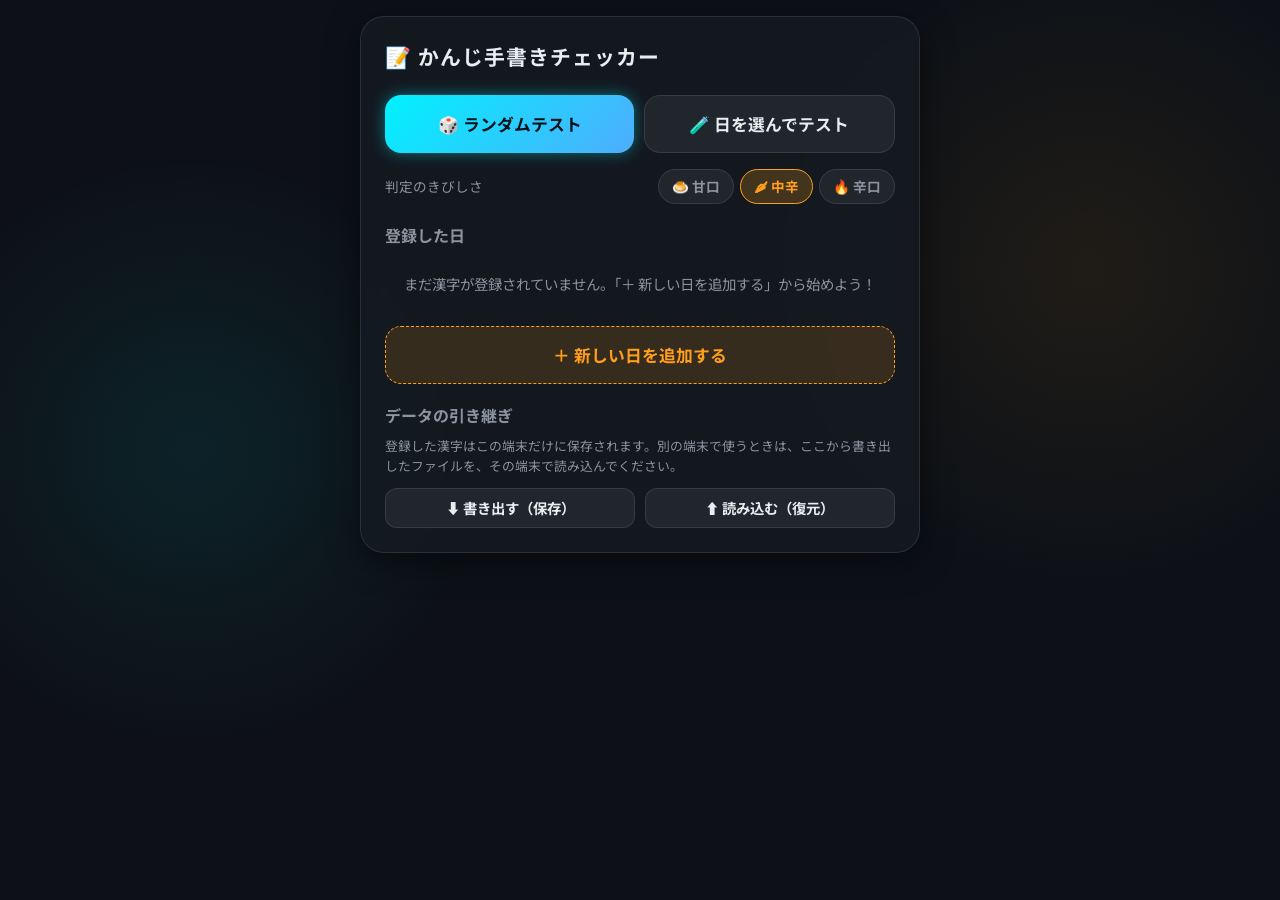
<file: index.html>
<!DOCTYPE html>
<html lang="ja">
<head>
  <meta charset="UTF-8">
  <meta name="viewport" content="width=device-width, initial-scale=1.0, maximum-scale=1.0, user-scalable=no">
  <title>かんじ手書きチェッカー</title>
  <link rel="stylesheet" href="kanji.css?v=20260807b">
  <link href="https://fonts.googleapis.com/css2?family=Noto+Sans+JP:wght@500;700;900&display=swap" rel="stylesheet">
</head>
<body>
  <div class="app-container">
    <div class="glass-panel">

      <header class="app-header">
        <button id="home-title-btn" class="app-title-btn">📝 かんじ手書きチェッカー</button>
      </header>

      <!-- ホーム画面 -->
      <section id="screen-home" class="screen active">
        <div class="quick-actions">
          <button id="quick-random-btn" class="big-btn primary">🎲 ランダムテスト</button>
          <button id="goto-setup-btn" class="big-btn secondary">🧪 日を選んでテスト</button>
        </div>

        <div class="spice-row">
          <span class="spice-label">判定のきびしさ</span>
          <div class="spice-buttons" id="spice-buttons">
            <button class="spice-btn" data-level="mild">🍮 甘口</button>
            <button class="spice-btn" data-level="normal">🌶 中辛</button>
            <button class="spice-btn" data-level="spicy">🔥 辛口</button>
          </div>
        </div>

        <div id="weak-card" class="weak-card hidden">
          <div class="weak-card-text">
            にがてな漢字が <span id="weak-count">0</span> こあります
          </div>
          <button id="weak-quiz-btn" class="small-btn">にがてを練習する</button>
        </div>

        <div class="section-title">登録した日</div>
        <div id="day-list" class="day-list"></div>

        <button id="add-day-btn" class="big-btn add-day">＋ 新しい日を追加する</button>

        <div class="section-title">データの引き継ぎ</div>
        <div class="transfer-note">登録した漢字はこの端末だけに保存されます。別の端末で使うときは、ここから書き出したファイルを、その端末で読み込んでください。</div>
        <div class="button-row">
          <button id="export-data-btn" class="small-btn">⬇ 書き出す（保存）</button>
          <button id="import-data-btn" class="small-btn">⬆ 読み込む（復元）</button>
        </div>
        <input id="import-file-input" type="file" accept="application/json,.json" hidden>
      </section>

      <!-- 日の追加・編集画面 -->
      <section id="screen-add-day" class="screen">
        <h2 id="add-day-title">新しい日を追加</h2>

        <label class="field-label" for="day-label-input">この日の名前</label>
        <input id="day-label-input" type="text" placeholder="例：1日目" class="text-input">

        <div class="input-mode-toggle button-row">
          <button id="mode-single-btn" class="small-btn active">✏️ 1つずつ入力</button>
          <button id="mode-bulk-btn" class="small-btn">📋 一括貼り付け</button>
        </div>

        <!-- 1つずつ入力 -->
        <div id="single-input-area">
          <div class="single-input-row">
            <input id="single-kanji-input" type="text" placeholder="漢字（例：夏）" class="text-input single-kanji">
            <input id="single-reading-input" type="text" placeholder="よみ（空欄なら自動入力）" class="text-input">
            <input id="single-meaning-input" type="text" placeholder="意味（省略可）" class="text-input">
          </div>
          <button id="single-add-btn" class="big-btn add-day">＋ この漢字を追加する</button>
        </div>

        <!-- 一括貼り付け -->
        <div id="bulk-input-area" class="hidden">
          <label class="field-label" for="day-bulk-input">
            漢字を貼り付け（1行に1つ）<br>
            <span class="hint">形式：漢字&#9;よみ&#9;意味（タブ・カンマ「,」・句読点「、」どれで区切ってもOK。漢字だけでもOK、よみは空欄なら自動推定します🔍。意味は省略できます）</span>
          </label>
          <textarea id="day-bulk-input" class="bulk-textarea" rows="8" placeholder="夏,なつ,あつい季節&#10;休,やすむ,学校を休む&#10;林"></textarea>
          <button id="bulk-add-btn" class="big-btn add-day">＋ まとめてリストに追加する</button>
        </div>

        <label class="field-label">登録予定の漢字（<span id="pending-count">0</span>）</label>
        <div id="pending-list" class="pending-list"></div>

        <div class="button-row">
          <button id="save-day-btn" class="big-btn primary">保存する</button>
          <button id="cancel-day-btn" class="big-btn secondary">キャンセル</button>
        </div>
      </section>

      <!-- テスト設定画面 -->
      <section id="screen-quiz-setup" class="screen">
        <h2>テストを始める</h2>

        <label class="field-label">出題する日</label>
        <div class="button-row">
          <button id="select-all-days-btn" class="small-btn">すべて選択</button>
          <button id="select-none-days-btn" class="small-btn">選択を解除</button>
        </div>
        <div id="setup-day-checks" class="day-checks"></div>

        <label class="field-label">出題モード</label>
        <div class="radio-row" id="mode-radio">
          <label><input type="radio" name="quiz-mode" value="test" checked> テスト（よみを見て書く）</label>
          <label><input type="radio" name="quiz-mode" value="trace"> なぞり書き（お手本を見て書く）</label>
        </div>

        <label class="field-label">出題順</label>
        <div class="radio-row" id="order-radio">
          <label><input type="radio" name="quiz-order" value="sequential" checked> 順番どおり</label>
          <label><input type="radio" name="quiz-order" value="random"> ランダム</label>
        </div>

        <label class="field-label" for="count-select">問題数</label>
        <select id="count-select" class="text-input">
          <option value="all">すべて</option>
          <option value="5">5問</option>
          <option value="10">10問</option>
          <option value="20">20問</option>
        </select>

        <div class="button-row">
          <button id="start-quiz-btn" class="big-btn primary">スタート</button>
          <button id="cancel-setup-btn" class="big-btn secondary">もどる</button>
        </div>
      </section>

      <!-- テスト画面 -->
      <section id="screen-quiz" class="screen">
        <div class="quiz-top-row">
          <div class="quiz-progress" id="quiz-progress">問題 1/1</div>
          <button id="end-quiz-btn" class="small-btn quiz-end-btn">🏁 終了する</button>
        </div>

        <div class="quiz-prompt" id="quiz-prompt"></div>
        <div class="quiz-submeta" id="quiz-submeta"></div>

        <div class="quiz-canvas-wrap" id="quiz-canvas-wrap">
          <canvas id="quiz-canvas"></canvas>
        </div>

        <div class="button-row">
          <button id="clear-canvas-btn" class="small-btn">消す</button>
          <button id="judge-btn" class="big-btn primary">✔ 判定する</button>
        </div>

        <div id="judge-result" class="judge-result hidden">
          <div class="judge-badge" id="judge-badge"></div>
          <div class="judge-score" id="judge-score"></div>
          <div class="judge-answer" id="judge-answer"></div>
          <div class="button-row">
            <button id="retry-question-btn" class="small-btn">もう一度書く</button>
            <button id="next-question-btn" class="big-btn primary">次へ</button>
          </div>
        </div>
      </section>

      <!-- 結果画面 -->
      <section id="screen-result" class="screen">
        <h2>けっか発表！</h2>
        <div class="result-score" id="result-score"></div>
        <div id="result-wrong-wrap">
          <div class="section-title">まちがえた漢字</div>
          <div id="result-wrong-list" class="wrong-list"></div>
        </div>
        <div class="button-row">
          <button id="retry-wrong-btn" class="big-btn primary">まちがえた漢字だけもう一度</button>
          <button id="result-home-btn" class="big-btn secondary">ホームへ</button>
        </div>
      </section>

    </div>
  </div>

  <script src="kanji-readings-data.js?v=20260807b"></script>
  <script src="kanji.js?v=20260807b"></script>
</body>
</html>
</file>
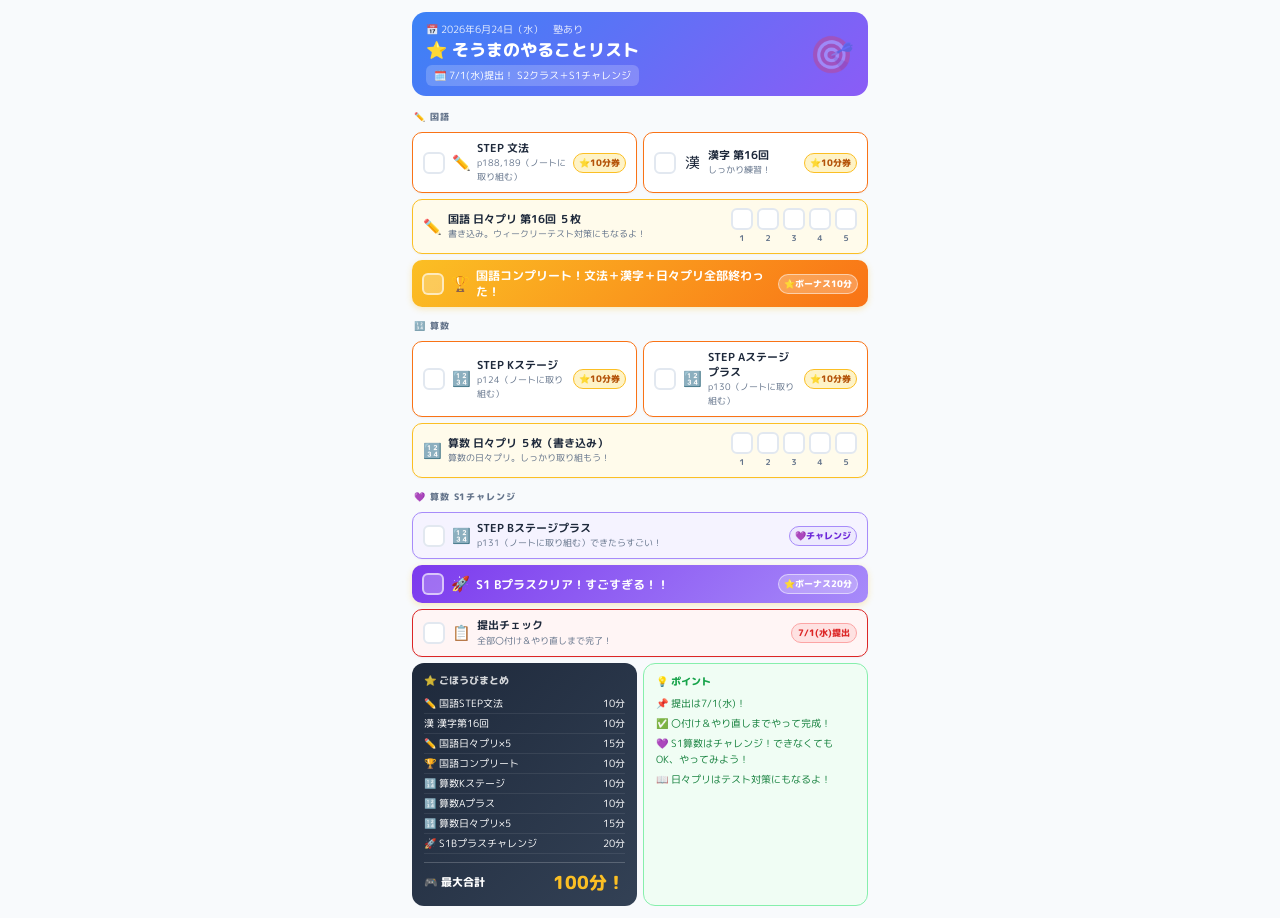
<file: todo/index.html>
<!DOCTYPE html>
<html lang="ja">
<head>
<meta charset="UTF-8">
<meta name="viewport" content="width=device-width, initial-scale=1.0">
<title>そうまのやることリスト 2026/06/24</title>
<style>
  @import url('https://fonts.googleapis.com/css2?family=M+PLUS+Rounded+1c:wght@400;700;800&display=swap');
  :root { --yellow:#fbbf24; --orange:#f97316; --border:#e2e8f0; --subtext:#64748b; }
  * { box-sizing:border-box; margin:0; padding:0; }
  body { font-family:'M PLUS Rounded 1c',sans-serif; background:#f8fafc; color:#1e293b; padding:12px; max-width:480px; margin:0 auto; }

  .header { background:linear-gradient(135deg,#3b82f6,#8b5cf6); border-radius:14px; padding:10px 14px; margin-bottom:8px; color:white; display:flex; align-items:center; gap:10px; }
  .header-text { flex:1; }
  .header-date { font-size:10px; opacity:.85; }
  .header-title { font-size:17px; font-weight:800; }
  .header-memo { font-size:10px; background:rgba(255,255,255,.2); border-radius:6px; padding:3px 8px; margin-top:3px; display:inline-block; }
  .header-icon { font-size:36px; opacity:.25; }

  .grid { display:grid; grid-template-columns:1fr 1fr; gap:6px; margin-bottom:6px; }
  .grid-full { grid-column:1/-1; }
  .section-label { font-size:9px; font-weight:800; letter-spacing:.1em; color:var(--subtext); text-transform:uppercase; margin:6px 0 2px 2px; grid-column:1/-1; }

  .task { background:white; border-radius:10px; padding:8px 10px; display:flex; align-items:center; gap:7px; border:1.5px solid var(--border); box-shadow:0 1px 2px rgba(0,0,0,.04); }
  .task.highlight { border-color:var(--yellow); background:#fffbeb; }
  .task.required  { border-color:var(--orange); }
  .task.challenge { border-color:#a78bfa; background:#f5f3ff; }
  .checkbox { width:22px; height:22px; border-radius:6px; border:2px solid var(--border); flex-shrink:0; background:white; }
  .task-icon { font-size:15px; flex-shrink:0; width:18px; text-align:center; }
  .task-body { flex:1; min-width:0; }
  .task-name { font-size:11px; font-weight:700; line-height:1.3; }
  .task-sub  { font-size:9px; color:var(--subtext); margin-top:1px; }
  .reward { flex-shrink:0; }
  .reward-star { font-size:9px; font-weight:800; color:#b45309; background:#fef3c7; border-radius:12px; padding:2px 5px; white-space:nowrap; border:1px solid var(--yellow); }
  .reward-none { font-size:9px; color:#cbd5e1; }
  .reward-challenge { font-size:9px; font-weight:800; color:#6d28d9; background:#ede9fe; border-radius:12px; padding:2px 5px; white-space:nowrap; border:1px solid #a78bfa; }

  .milestone { background:linear-gradient(135deg,#fbbf24,#f97316); border-radius:10px; padding:8px 10px; display:flex; align-items:center; gap:7px; color:white; box-shadow:0 2px 6px rgba(251,191,36,.3); }
  .milestone .checkbox { border-color:rgba(255,255,255,.6); background:rgba(255,255,255,.25); }
  .milestone .task-name { color:white; font-size:12px; }
  .milestone .reward-star { background:rgba(255,255,255,.25); border-color:rgba(255,255,255,.5); color:white; }

  .bottom { display:grid; grid-template-columns:1fr 1fr; gap:6px; margin-top:6px; }
  .summary { background:linear-gradient(135deg,#1e293b,#334155); color:white; border-radius:12px; padding:10px 12px; }
  .summary-title { font-size:10px; font-weight:800; opacity:.8; margin-bottom:6px; }
  .summary-row { display:flex; justify-content:space-between; font-size:10px; padding:2px 0; border-bottom:1px solid rgba(255,255,255,.08); }
  .summary-row:last-of-type { border:none; }
  .summary-total { display:flex; justify-content:space-between; align-items:center; margin-top:8px; padding-top:6px; border-top:1.5px solid rgba(255,255,255,.2); }
  .summary-total-label { font-size:11px; font-weight:800; }
  .summary-total-val { font-size:18px; font-weight:800; color:var(--yellow); }
  .notes { background:#f0fdf4; border:1.5px solid #86efac; border-radius:12px; padding:10px 12px; }
  .notes-title { font-size:10px; font-weight:800; color:#16a34a; margin-bottom:6px; }
  .notes p { font-size:10px; color:#15803d; line-height:1.6; margin-bottom:4px; }
  .notes p:last-child { margin-bottom:0; }

  .due-badge { font-size:9px; font-weight:800; color:#dc2626; background:#fee2e2; border-radius:10px; padding:2px 6px; white-space:nowrap; border:1px solid #fca5a5; }

  @media print {
    @page { size:B5; margin:10mm; }
    * { -webkit-print-color-adjust:exact !important; print-color-adjust:exact !important; }
    body { background:white; padding:0; max-width:100%; }
  }
</style>
</head>
<body>

<!-- HEADER -->
<div class="header">
  <div class="header-text">
    <div class="header-date">📅 2026年6月24日（水）　塾あり</div>
    <div class="header-title">⭐ そうまのやることリスト</div>
    <div class="header-memo">🗓️ 7/1(水)提出！ S2クラス＋S1チャレンジ</div>
  </div>
  <div class="header-icon">🎯</div>
</div>

<div class="grid">

  <!-- 国語 -->
  <div class="section-label">✏️ 国語</div>

  <div class="task required">
    <div class="checkbox"></div>
    <div class="task-icon">✏️</div>
    <div class="task-body">
      <div class="task-name">STEP 文法</div>
      <div class="task-sub">p188,189（ノートに取り組む）</div>
    </div>
    <div class="reward"><div class="reward-star">⭐10分券</div></div>
  </div>

  <div class="task required">
    <div class="checkbox"></div>
    <div class="task-icon">漢</div>
    <div class="task-body">
      <div class="task-name">漢字 第16回</div>
      <div class="task-sub">しっかり練習！</div>
    </div>
    <div class="reward"><div class="reward-star">⭐10分券</div></div>
  </div>

  <div class="task highlight grid-full">
    <div class="task-icon">✏️</div>
    <div class="task-body">
      <div class="task-name">国語 日々プリ 第16回 ５枚</div>
      <div class="task-sub">書き込み。ウィークリーテスト対策にもなるよ！</div>
    </div>
    <div style="display:flex; gap:4px; align-items:center; flex-shrink:0;">
      <div style="display:flex; flex-direction:column; align-items:center; gap:2px;"><div class="checkbox"></div><span style="font-size:8px; color:#64748b; font-weight:700;">１</span></div>
      <div style="display:flex; flex-direction:column; align-items:center; gap:2px;"><div class="checkbox"></div><span style="font-size:8px; color:#64748b; font-weight:700;">２</span></div>
      <div style="display:flex; flex-direction:column; align-items:center; gap:2px;"><div class="checkbox"></div><span style="font-size:8px; color:#64748b; font-weight:700;">３</span></div>
      <div style="display:flex; flex-direction:column; align-items:center; gap:2px;"><div class="checkbox"></div><span style="font-size:8px; color:#64748b; font-weight:700;">４</span></div>
      <div style="display:flex; flex-direction:column; align-items:center; gap:2px;"><div class="checkbox"></div><span style="font-size:8px; color:#64748b; font-weight:700;">５</span></div>
    </div>
  </div>

  <!-- セット達成 -->
  <div class="milestone grid-full">
    <div class="checkbox"></div>
    <div class="task-icon">🏆</div>
    <div class="task-body">
      <div class="task-name">国語コンプリート！文法＋漢字＋日々プリ全部終わった！</div>
    </div>
    <div class="reward"><div class="reward-star">⭐ボーナス10分</div></div>
  </div>

  <!-- 算数 -->
  <div class="section-label">🔢 算数</div>

  <div class="task required">
    <div class="checkbox"></div>
    <div class="task-icon">🔢</div>
    <div class="task-body">
      <div class="task-name">STEP Kステージ</div>
      <div class="task-sub">p124（ノートに取り組む）</div>
    </div>
    <div class="reward"><div class="reward-star">⭐10分券</div></div>
  </div>

  <div class="task required">
    <div class="checkbox"></div>
    <div class="task-icon">🔢</div>
    <div class="task-body">
      <div class="task-name">STEP Aステージプラス</div>
      <div class="task-sub">p130（ノートに取り組む）</div>
    </div>
    <div class="reward"><div class="reward-star">⭐10分券</div></div>
  </div>

  <div class="task highlight grid-full">
    <div class="task-icon">🔢</div>
    <div class="task-body">
      <div class="task-name">算数 日々プリ ５枚（書き込み）</div>
      <div class="task-sub">算数の日々プリ。しっかり取り組もう！</div>
    </div>
    <div style="display:flex; gap:4px; align-items:center; flex-shrink:0;">
      <div style="display:flex; flex-direction:column; align-items:center; gap:2px;"><div class="checkbox"></div><span style="font-size:8px; color:#64748b; font-weight:700;">１</span></div>
      <div style="display:flex; flex-direction:column; align-items:center; gap:2px;"><div class="checkbox"></div><span style="font-size:8px; color:#64748b; font-weight:700;">２</span></div>
      <div style="display:flex; flex-direction:column; align-items:center; gap:2px;"><div class="checkbox"></div><span style="font-size:8px; color:#64748b; font-weight:700;">３</span></div>
      <div style="display:flex; flex-direction:column; align-items:center; gap:2px;"><div class="checkbox"></div><span style="font-size:8px; color:#64748b; font-weight:700;">４</span></div>
      <div style="display:flex; flex-direction:column; align-items:center; gap:2px;"><div class="checkbox"></div><span style="font-size:8px; color:#64748b; font-weight:700;">５</span></div>
    </div>
  </div>

  <!-- S1チャレンジ -->
  <div class="section-label">💜 算数 S1チャレンジ</div>

  <div class="task challenge grid-full">
    <div class="checkbox"></div>
    <div class="task-icon">🔢</div>
    <div class="task-body">
      <div class="task-name">STEP Bステージプラス</div>
      <div class="task-sub">p131（ノートに取り組む）できたらすごい！</div>
    </div>
    <div class="reward"><div class="reward-challenge">💜チャレンジ</div></div>
  </div>

  <!-- チャレンジ達成 -->
  <div class="milestone grid-full" style="background:linear-gradient(135deg,#7c3aed,#a78bfa);">
    <div class="checkbox"></div>
    <div class="task-icon">🚀</div>
    <div class="task-body">
      <div class="task-name">S1 Bプラスクリア！すごすぎる！！</div>
    </div>
    <div class="reward"><div class="reward-star">⭐ボーナス20分</div></div>
  </div>

  <!-- 提出リマインダー -->
  <div class="task grid-full" style="border-color:#dc2626; background:#fff5f5;">
    <div class="checkbox"></div>
    <div class="task-icon">📋</div>
    <div class="task-body">
      <div class="task-name">提出チェック</div>
      <div class="task-sub">全部〇付け＆やり直しまで完了！</div>
    </div>
    <div class="reward"><div class="due-badge">7/1(水)提出</div></div>
  </div>

</div>

<!-- ごほうびまとめ + ポイント -->
<div class="bottom">
  <div class="summary">
    <div class="summary-title">⭐ ごほうびまとめ</div>
    <div class="summary-row"><span>✏️ 国語STEP文法</span><span>10分</span></div>
    <div class="summary-row"><span>漢 漢字第16回</span><span>10分</span></div>
    <div class="summary-row"><span>✏️ 国語日々プリ×5</span><span>15分</span></div>
    <div class="summary-row"><span>🏆 国語コンプリート</span><span>10分</span></div>
    <div class="summary-row"><span>🔢 算数Kステージ</span><span>10分</span></div>
    <div class="summary-row"><span>🔢 算数Aプラス</span><span>10分</span></div>
    <div class="summary-row"><span>🔢 算数日々プリ×5</span><span>15分</span></div>
    <div class="summary-row"><span>🚀 S1Bプラスチャレンジ</span><span>20分</span></div>
    <div class="summary-total">
      <div class="summary-total-label">🎮 最大合計</div>
      <div class="summary-total-val">100分！</div>
    </div>
  </div>
  <div class="notes">
    <div class="notes-title">💡 ポイント</div>
    <p>📌 提出は7/1(水)！</p>
    <p>✅ 〇付け＆やり直しまでやって完成！</p>
    <p>💜 S1算数はチャレンジ！できなくてもOK、やってみよう！</p>
    <p>📖 日々プリはテスト対策にもなるよ！</p>
  </div>
</div>

</body>
</html>
</file>
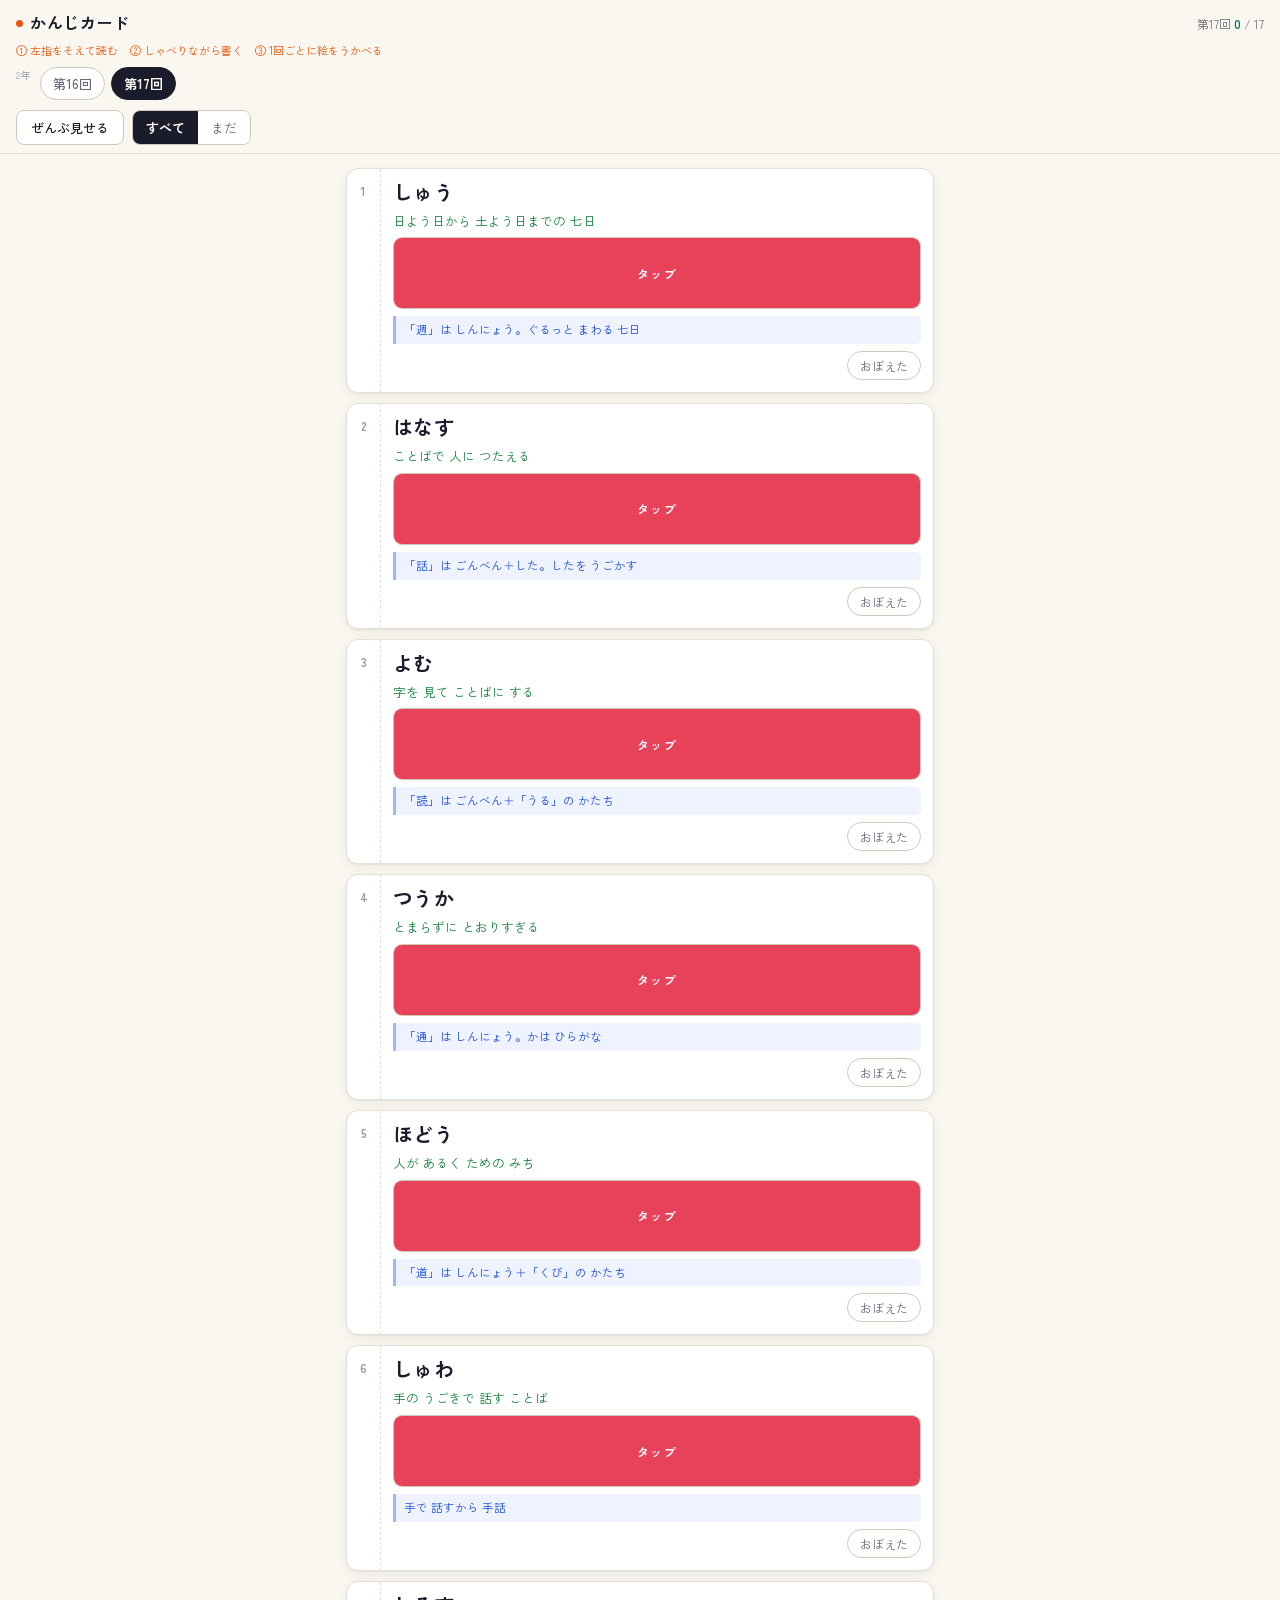
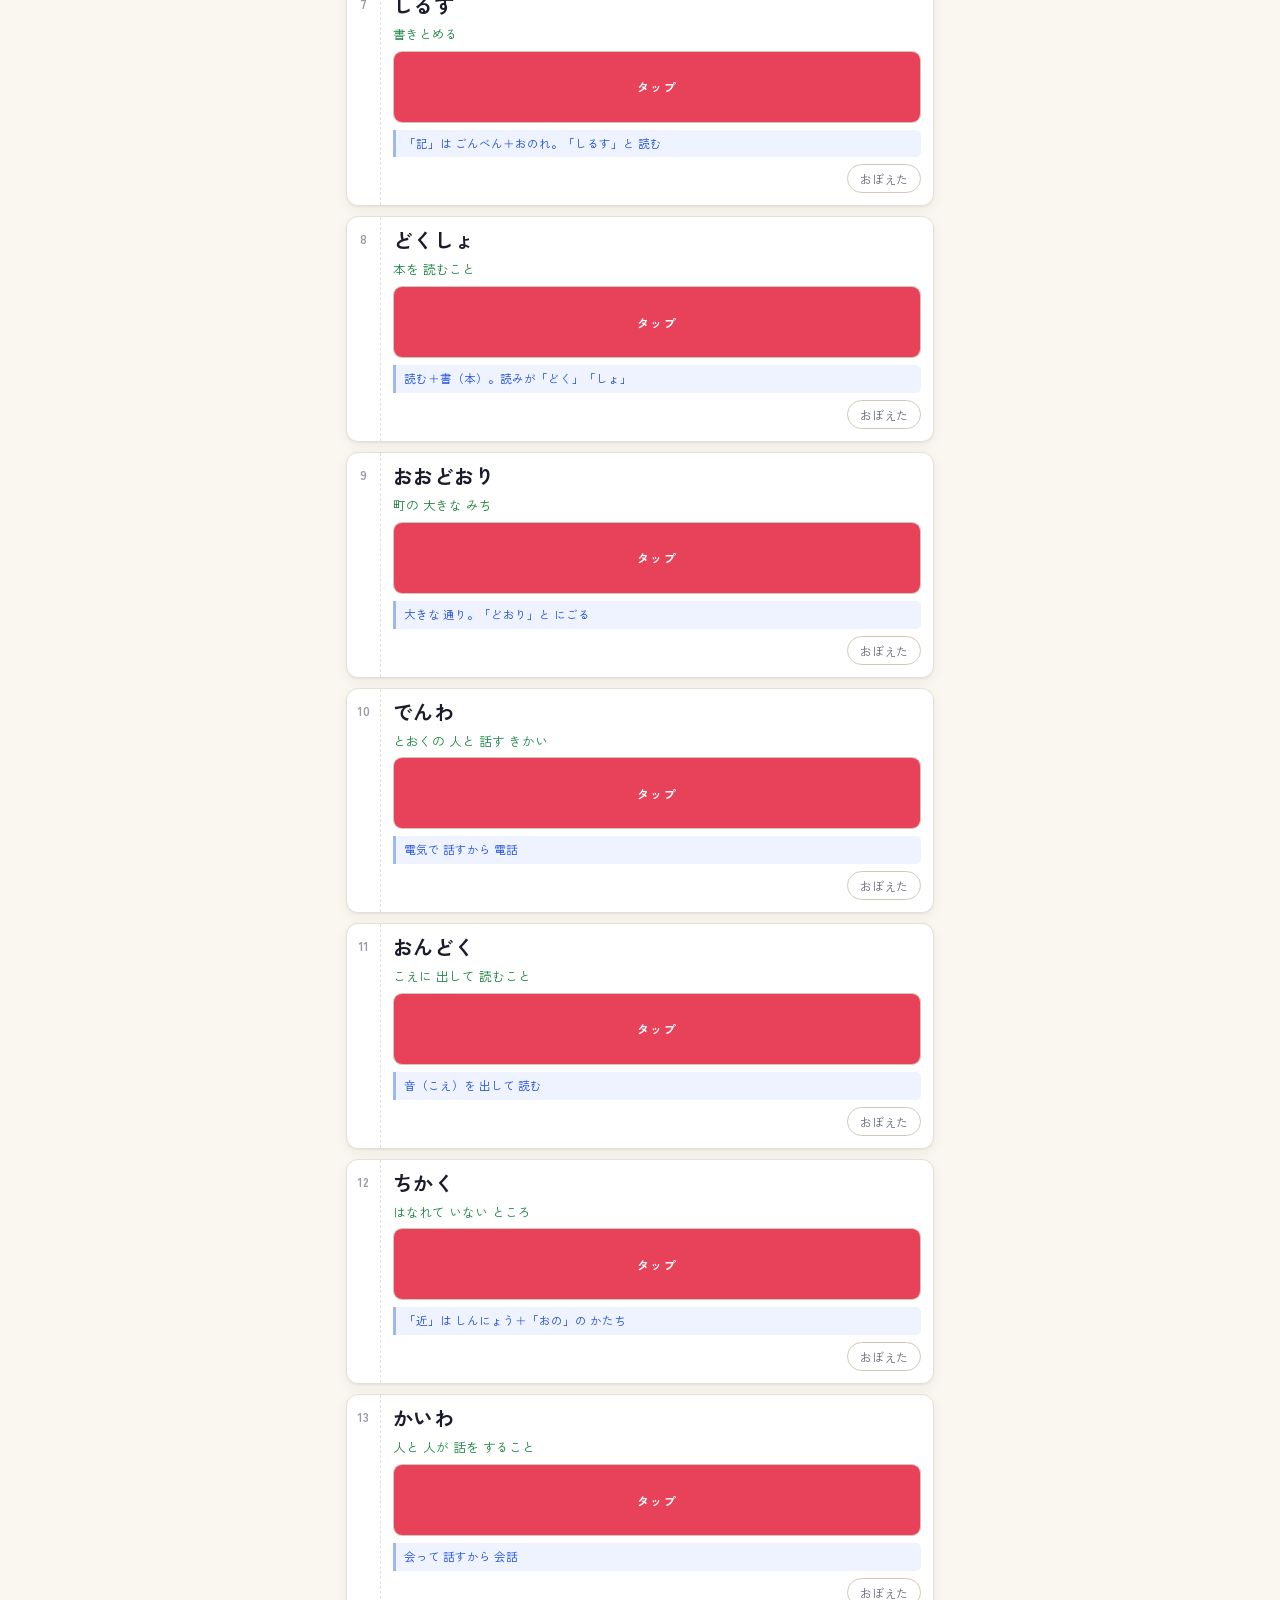
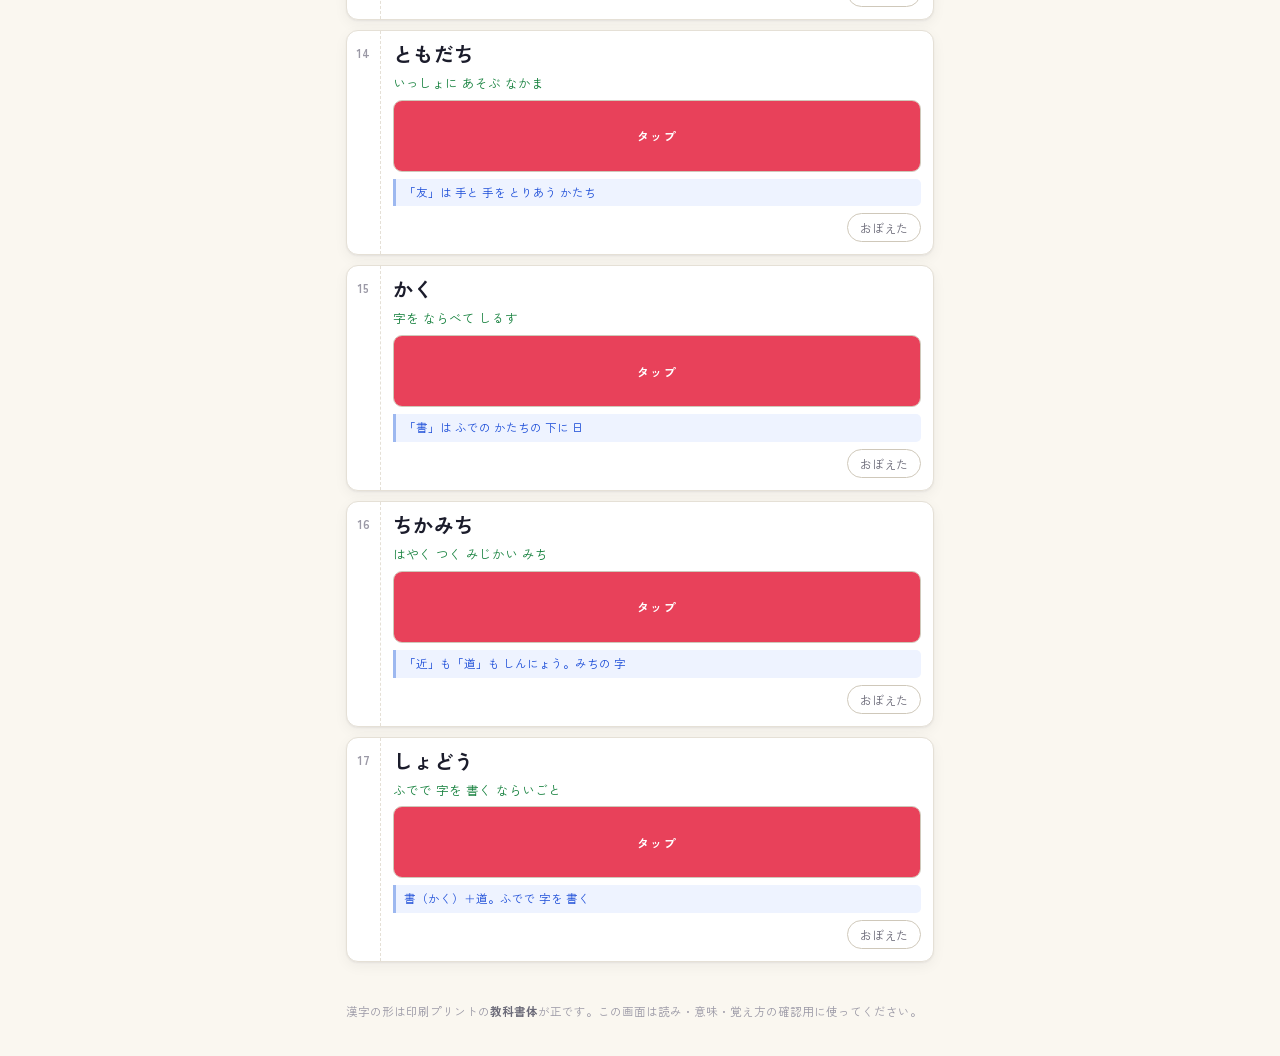
<file: kanji-card-2.html>
<!DOCTYPE html>
<html lang="ja">
<head>
<meta charset="UTF-8">
<meta name="viewport" content="width=device-width, initial-scale=1, viewport-fit=cover">
<title>かんじカード</title>
<link rel="stylesheet" href="https://fonts.googleapis.com/css2?family=Noto+Serif+JP:wght@500;700&family=Zen+Kaku+Gothic+New:wght@400;500;700&display=swap">
<style>
:root{
  color-scheme: light;
  --paper:#faf7f0;
  --surface:#ffffff;
  --ink:#1b1c2b;
  --ink-soft:#6b6a78;
  --ink-faint:#9b99a6;
  --line:#e5e0d6;
  --line-strong:#cfc8ba;
  --red:#d81f34;
  --red-film:#e8415a;
  --orange:#ea580c;
  --green:#15803d;
  --blue:#1d4ed8;
  --blue-bg:#eef3ff;
  --blue-rail:#9db8f0;
  --done:#0f766e;
  --done-bg:#e6f4f1;
  --shadow:0 1px 2px rgba(27,28,43,.06), 0 4px 14px rgba(27,28,43,.05);
}
@media (prefers-color-scheme: dark){
  :root:not([data-theme="light"]){
    color-scheme: dark;
    --paper:#14151d;
    --surface:#1d1f2a;
    --ink:#eceaf2;
    --ink-soft:#a7a4b5;
    --ink-faint:#7b7889;
    --line:#2c2f3d;
    --line-strong:#3d4152;
    --red:#ff6b7d;
    --red-film:#b93248;
    --orange:#fb923c;
    --green:#5ec07f;
    --blue:#9dbcff;
    --blue-bg:#1b2438;
    --blue-rail:#3c5a9e;
    --done:#5eead4;
    --done-bg:#12302e;
    --shadow:0 1px 2px rgba(0,0,0,.4), 0 4px 14px rgba(0,0,0,.3);
  }
}
:root[data-theme="dark"]{
  color-scheme: dark;
  --paper:#14151d;
  --surface:#1d1f2a;
  --ink:#eceaf2;
  --ink-soft:#a7a4b5;
  --ink-faint:#7b7889;
  --line:#2c2f3d;
  --line-strong:#3d4152;
  --red:#ff6b7d;
  --red-film:#b93248;
  --orange:#fb923c;
  --green:#5ec07f;
  --blue:#9dbcff;
  --blue-bg:#1b2438;
  --blue-rail:#3c5a9e;
  --done:#5eead4;
  --done-bg:#12302e;
  --shadow:0 1px 2px rgba(0,0,0,.4), 0 4px 14px rgba(0,0,0,.3);
}

*{box-sizing:border-box}
body{
  background:var(--paper);
  color:var(--ink);
  font-family:'Zen Kaku Gothic New','Hiragino Sans','Yu Gothic',system-ui,sans-serif;
  -webkit-text-size-adjust:100%;
}

/* ---------- header ---------- */
.bar{
  position:sticky;
  top:env(safe-area-inset-top, 0px);
  z-index:20;
  background:var(--paper);
  border-bottom:1px solid var(--line);
}
.bar-in{padding-block:10px 8px;padding-left:16px;padding-right:16px;display:flex;flex-direction:column;gap:8px}
.brandrow{display:flex;align-items:baseline;justify-content:space-between;gap:12px}
.brand{font-size:16px;font-weight:700;letter-spacing:.04em;display:flex;align-items:baseline;gap:7px}
.brand .dot{width:7px;height:7px;border-radius:50%;background:var(--orange);display:inline-block;transform:translateY(-2px)}
.count{font-size:12px;color:var(--ink-soft);font-variant-numeric:tabular-nums;white-space:nowrap}
.count b{color:var(--done);font-weight:700}

.steps{
  font-size:11px;line-height:1.5;color:var(--orange);
  display:flex;flex-wrap:wrap;gap:2px 12px;
}
.steps span{white-space:nowrap}

.chips{display:flex;gap:6px;overflow-x:auto;padding-bottom:2px;scrollbar-width:none}
.chips::-webkit-scrollbar{display:none}
.grp{display:flex;align-items:center;gap:6px;flex:0 0 auto}
.grp-label{font-size:10px;color:var(--ink-faint);letter-spacing:.08em;padding-right:2px;white-space:nowrap}
.chip{
  flex:0 0 auto;border:1px solid var(--line-strong);background:var(--surface);color:var(--ink-soft);
  font:inherit;font-size:13px;font-weight:500;padding:6px 12px;border-radius:999px;cursor:pointer;
  white-space:nowrap;font-family:inherit;
}
.chip[aria-pressed="true"]{background:var(--ink);border-color:var(--ink);color:var(--paper);font-weight:700}

.tools{display:flex;gap:8px;align-items:center;flex-wrap:wrap}
.btn{
  border:1px solid var(--line-strong);background:var(--surface);color:var(--ink);
  font:inherit;font-size:13px;font-weight:500;padding:7px 14px;border-radius:8px;cursor:pointer;
}
.btn:active{transform:translateY(1px)}
.seg{display:flex;border:1px solid var(--line-strong);border-radius:8px;overflow:hidden}
.seg button{
  border:0;background:var(--surface);color:var(--ink-soft);font:inherit;font-size:13px;
  padding:7px 13px;cursor:pointer;
}
.seg button[aria-pressed="true"]{background:var(--ink);color:var(--paper);font-weight:700}
:is(.chip,.btn,.seg button):focus-visible{outline:2px solid var(--orange);outline-offset:2px}

/* ---------- list ---------- */
main{padding-block:14px 40px;padding-left:16px;padding-right:16px;display:flex;flex-direction:column;gap:10px;max-width:620px;margin:0 auto}

.card{
  background:var(--surface);border:1px solid var(--line);border-radius:12px;
  box-shadow:var(--shadow);overflow:hidden;
  display:grid;grid-template-columns:34px 1fr;
}
.card.is-done{border-color:var(--done);background:var(--done-bg)}
.cnum{
  display:flex;align-items:flex-start;justify-content:center;padding-top:13px;
  font-size:12px;font-weight:700;color:var(--ink-faint);
  border-right:1px dashed var(--line);font-variant-numeric:tabular-nums;
}
.card.is-done .cnum{color:var(--done)}
.cbody{padding:10px 12px 12px;display:flex;flex-direction:column;gap:7px;min-width:0}

.yomi{font-size:20px;font-weight:700;letter-spacing:.02em;line-height:1.3;word-break:break-word}
.imi{font-size:12.5px;color:var(--green);line-height:1.5}

/* red-sheet panel */
.reveal{
  position:relative;display:block;width:100%;border:0;padding:0;cursor:pointer;
  background:transparent;font:inherit;border-radius:9px;
  -webkit-tap-highlight-color:transparent;
}
.film{
  position:relative;display:flex;align-items:center;justify-content:center;
  min-height:72px;border-radius:9px;border:1.5px solid var(--line-strong);
  background:var(--paper);overflow:hidden;
}
.kanji{
  font-family:'Noto Serif JP','Yu Mincho',serif;
  font-size:34px;font-weight:700;color:var(--red);line-height:1.2;
  padding:8px 10px;text-align:center;word-break:break-word;
  opacity:0;transition:opacity .18s ease;
}
.sheet{
  position:absolute;inset:0;display:flex;align-items:center;justify-content:center;
  background:var(--red-film);color:#fff;font-size:12px;font-weight:700;letter-spacing:.1em;
  transition:opacity .18s ease;
}
.reveal[aria-expanded="true"] .kanji{opacity:1}
.reveal[aria-expanded="true"] .sheet{opacity:0;pointer-events:none}
.reveal:focus-visible{outline:2px solid var(--orange);outline-offset:2px}
@media (prefers-reduced-motion: reduce){
  .kanji,.sheet{transition:none}
}

.oboe{
  font-size:11.5px;line-height:1.55;color:var(--blue);background:var(--blue-bg);
  border-left:3px solid var(--blue-rail);border-radius:0 5px 5px 0;padding:5px 8px;
}
.crow{display:flex;justify-content:flex-end}
.done{
  border:1px solid var(--line-strong);background:var(--surface);color:var(--ink-soft);
  font:inherit;font-size:12px;padding:5px 12px;border-radius:999px;cursor:pointer;
}
.done[aria-pressed="true"]{background:var(--done);border-color:var(--done);color:var(--surface);font-weight:700}
.done:focus-visible{outline:2px solid var(--orange);outline-offset:2px}

.empty{
  text-align:center;color:var(--ink-soft);font-size:14px;padding:44px 16px;line-height:1.7;
  border:1px dashed var(--line-strong);border-radius:12px;
}
.note{
  max-width:620px;margin:0 auto;padding:0 16px 34px;
  font-size:11.5px;line-height:1.7;color:var(--ink-faint);
}
.note b{color:var(--ink-soft)}
body{margin:0}
[hidden]{display:none!important}
</style>
</head>
<body>

<header class="bar">
  <div class="bar-in">
    <div class="brandrow">
      <div class="brand"><span class="dot"></span>かんじカード</div>
      <div class="count" id="count"></div>
    </div>
    <div class="steps">
      <span>① 左指をそえて読む</span>
      <span>② しゃべりながら書く</span>
      <span>③ 1回ごとに絵をうかべる</span>
    </div>
    <div class="chips" id="chips"></div>
    <div class="tools">
      <button class="btn" id="toggleAll" type="button">ぜんぶ見せる</button>
      <div class="seg" role="group" aria-label="表示する語">
        <button type="button" id="fAll" aria-pressed="true">すべて</button>
        <button type="button" id="fLeft" aria-pressed="false">まだ</button>
      </div>
    </div>
  </div>
</header>

<main id="list"></main>
<p class="note">
  漢字の形は印刷プリントの<b>教科書体</b>が正です。この画面は読み・意味・覚え方の確認用に使ってください。
  <span id="noteOboe"></span>
</p>

<script>
const SETS = [{"id":"k16","term":"2年","label":"第16回","words":[{"k":"教科書","y":"きょうかしょ","i":"学校で つかう 本","o":"教える＋科目＋書く本。三つの字でできている"},{"k":"社ちょう","y":"しゃちょう","i":"会社で いちばん 上の 人","o":"「社」は しめすへん＋土。ちょうは ひらがな"},{"k":"会う","y":"あう","i":"人と 人が 出あう","o":"「会」は 人やねの 下に 二と ム"},{"k":"理ゆう","y":"りゆう","i":"そうなった わけ","o":"「理」は 王へん＋さと。ゆうは ひらがな"},{"k":"理科","y":"りか","i":"生きものや 空・水を しらべる かもく","o":"理（わけ）を 科（しらべる）"},{"k":"大会","y":"たいかい","i":"大ぜいが あつまる もよおし","o":"大きな 会（あつまり）"},{"k":"国会","y":"こっかい","i":"国の きまりを はなしあう ところ","o":"国の 会。よみは「こっ」と つまる"},{"k":"りょう理","y":"りょうり","i":"たべものを つくること","o":"「理」は 王へん＋さと。りょうは ひらがな"},{"k":"会社","y":"かいしゃ","i":"人が あつまって しごとを する ところ","o":"会（あつまる）＋社（しごとば）"},{"k":"科目","y":"かもく","i":"国ご・算数などの べんきょうの しゅるい","o":"「科」は のぎへん＋右に てん二つと十"},{"k":"社会","y":"しゃかい","i":"人が あつまって くらす よのなか","o":"社＋会。どちらも 人が あつまる ところ"},{"k":"社","y":"やしろ","i":"かみさまを まつる ところ","o":"「社」は しめすへん＋土。土の かみさまを まつる"},{"k":"電車","y":"でんしゃ","i":"電気で はしる のりもの","o":"「電」は 雨の 下に 田と しっぽ。かみなり"},{"k":"会わ","y":"あわ","i":"「会う」の かたち。会わない など","o":"会う・会わない。「わ」を わすれない"},{"k":"科学","y":"かがく","i":"しくみを しらべる 学もん","o":"科（しらべる）＋学（まなぶ）"},{"k":"じん社","y":"じんじゃ","i":"かみさまを まつる たてもの","o":"社の よみが「じゃ」に かわる。じんは ひらがな"},{"k":"がっきゅう会","y":"がっきゅうかい","i":"クラスの みんなで はなしあう 会","o":"会だけ かん字。がっきゅうは ひらがな"},{"k":"会い","y":"あい","i":"「会う」の かたち。会いたい など","o":"会う・会いたい。「い」を わすれない"},{"k":"算数","y":"さんすう","i":"数や かたちを 学ぶ かもく","o":"「算」は 竹かんむり＋目＋りょう手"},{"k":"日記","y":"にっき","i":"その日に あった ことを 書く もの","o":"「記」は ごんべん＋おのれ。ことばを 書きのこす"},{"k":"書く","y":"かく","i":"字を ならべて しるす","o":"「書」は ふでの かたちの 下に 日"},{"k":"近道","y":"ちかみち","i":"はやく つく みじかい みち","o":"「近」も「道」も しんにょう。みちの 字"}]},{"id":"k17","term":"2年","label":"第17回","words":[{"k":"週","y":"しゅう","i":"日よう日から 土よう日までの 七日","o":"「週」は しんにょう。ぐるっと まわる 七日"},{"k":"話す","y":"はなす","i":"ことばで 人に つたえる","o":"「話」は ごんべん＋した。したを うごかす"},{"k":"読む","y":"よむ","i":"字を 見て ことばに する","o":"「読」は ごんべん＋「うる」の かたち"},{"k":"通か","y":"つうか","i":"とまらずに とおりすぎる","o":"「通」は しんにょう。かは ひらがな"},{"k":"ほ道","y":"ほどう","i":"人が あるく ための みち","o":"「道」は しんにょう＋「くび」の かたち"},{"k":"手話","y":"しゅわ","i":"手の うごきで 話す ことば","o":"手で 話すから 手話"},{"k":"記す","y":"しるす","i":"書きとめる","o":"「記」は ごんべん＋おのれ。「しるす」と 読む"},{"k":"読書","y":"どくしょ","i":"本を 読むこと","o":"読む＋書（本）。読みが「どく」「しょ」"},{"k":"大通り","y":"おおどおり","i":"町の 大きな みち","o":"大きな 通り。「どおり」と にごる"},{"k":"電話","y":"でんわ","i":"とおくの 人と 話す きかい","o":"電気で 話すから 電話"},{"k":"音読","y":"おんどく","i":"こえに 出して 読むこと","o":"音（こえ）を 出して 読む"},{"k":"近く","y":"ちかく","i":"はなれて いない ところ","o":"「近」は しんにょう＋「おの」の かたち"},{"k":"会話","y":"かいわ","i":"人と 人が 話を すること","o":"会って 話すから 会話"},{"k":"友だち","y":"ともだち","i":"いっしょに あそぶ なかま","o":"「友」は 手と 手を とりあう かたち"},{"k":"書く","y":"かく","i":"字を ならべて しるす","o":"「書」は ふでの かたちの 下に 日"},{"k":"近道","y":"ちかみち","i":"はやく つく みじかい みち","o":"「近」も「道」も しんにょう。みちの 字"},{"k":"書道","y":"しょどう","i":"ふでで 字を 書く ならいごと","o":"書（かく）＋道。ふでで 字を 書く"}]}];
const KEY = 'kanji-card-2-done-v1';

let done = new Set();
try{
  const raw = localStorage.getItem(KEY);
  if(raw) done = new Set(JSON.parse(raw));
}catch(e){}

function save(){
  try{ localStorage.setItem(KEY, JSON.stringify([...done])); }catch(e){}
}

let cur = SETS.length ? SETS[SETS.length-1].id : null;
let filterLeft = false;
let allShown = false;

const $list = document.getElementById('list');
const $chips = document.getElementById('chips');
const $count = document.getElementById('count');
const $toggleAll = document.getElementById('toggleAll');
const $fAll = document.getElementById('fAll');
const $fLeft = document.getElementById('fLeft');

function setOf(id){ return SETS.find(s => s.id === id); }
function keyOf(setId, kanji, i){ return setId + '|' + i + '|' + kanji; }

function buildChips(){
  $chips.textContent = '';
  let lastTerm = null;
  for(const s of SETS){
    if(s.term !== lastTerm){
      const g = document.createElement('span');
      g.className = 'grp-label';
      g.textContent = s.term;
      $chips.appendChild(g);
      lastTerm = s.term;
    }
    const b = document.createElement('button');
    b.type = 'button';
    b.className = 'chip';
    b.textContent = s.label;
    b.setAttribute('aria-pressed', String(s.id === cur));
    b.addEventListener('click', () => {
      cur = s.id;
      allShown = false;
      render();
      const active = $chips.querySelector('[aria-pressed="true"]');
      if(active) active.scrollIntoView({block:'nearest', inline:'center', behavior:'smooth'});
    });
    $chips.appendChild(b);
  }
}

function render(){
  for(const b of $chips.querySelectorAll('.chip')){
    b.setAttribute('aria-pressed', String(b.textContent === setOf(cur).label));
  }
  $fAll.setAttribute('aria-pressed', String(!filterLeft));
  $fLeft.setAttribute('aria-pressed', String(filterLeft));
  $toggleAll.textContent = allShown ? 'ぜんぶかくす' : 'ぜんぶ見せる';

  const s = setOf(cur);
  const words = s.words;
  const doneCount = words.filter((w,i) => done.has(keyOf(s.id, w.k, i))).length;
  $count.innerHTML = s.label + ' <b>' + doneCount + '</b> / ' + words.length;

  const shown = words.map((w,i) => ({w, i}))
    .filter(({w,i}) => !filterLeft || !done.has(keyOf(s.id, w.k, i)));

  $list.textContent = '';
  if(!shown.length){
    const d = document.createElement('div');
    d.className = 'empty';
    d.textContent = 'この回はぜんぶ「おぼえた」になっています。';
    $list.appendChild(d);
    return;
  }

  const frag = document.createDocumentFragment();
  for(const {w,i} of shown){
    const k = keyOf(s.id, w.k, i);
    const isDone = done.has(k);

    const card = document.createElement('article');
    card.className = 'card' + (isDone ? ' is-done' : '');

    const num = document.createElement('div');
    num.className = 'cnum';
    num.textContent = String(i+1);
    card.appendChild(num);

    const body = document.createElement('div');
    body.className = 'cbody';

    const yomi = document.createElement('div');
    yomi.className = 'yomi';
    yomi.textContent = w.y;
    body.appendChild(yomi);

    const imi = document.createElement('div');
    imi.className = 'imi';
    imi.textContent = w.i;
    body.appendChild(imi);

    const rev = document.createElement('button');
    rev.type = 'button';
    rev.className = 'reveal';
    rev.setAttribute('aria-expanded', String(allShown));
    rev.setAttribute('aria-label', '漢字を見る');
    const film = document.createElement('div');
    film.className = 'film';
    const kanji = document.createElement('div');
    kanji.className = 'kanji';
    kanji.textContent = w.k;
    const sheet = document.createElement('div');
    sheet.className = 'sheet';
    sheet.textContent = 'タップ';
    film.appendChild(kanji);
    film.appendChild(sheet);
    rev.appendChild(film);
    rev.addEventListener('click', () => {
      rev.setAttribute('aria-expanded', rev.getAttribute('aria-expanded') === 'true' ? 'false' : 'true');
    });
    body.appendChild(rev);

    if(w.o){
      const ob = document.createElement('div');
      ob.className = 'oboe';
      ob.textContent = w.o;
      body.appendChild(ob);
    }

    const row = document.createElement('div');
    row.className = 'crow';
    const db = document.createElement('button');
    db.type = 'button';
    db.className = 'done';
    db.textContent = 'おぼえた';
    db.setAttribute('aria-pressed', String(isDone));
    db.addEventListener('click', () => {
      if(done.has(k)) done.delete(k); else done.add(k);
      save();
      render();
    });
    row.appendChild(db);
    body.appendChild(row);

    card.appendChild(body);
    frag.appendChild(card);
  }
  $list.appendChild(frag);
}

$toggleAll.addEventListener('click', () => {
  allShown = !allShown;
  $toggleAll.textContent = allShown ? 'ぜんぶかくす' : 'ぜんぶ見せる';
  for(const r of $list.querySelectorAll('.reveal')){
    r.setAttribute('aria-expanded', String(allShown));
  }
});
$fAll.addEventListener('click', () => { filterLeft = false; render(); });
$fLeft.addEventListener('click', () => { filterLeft = true; render(); });

const noOboe = SETS.filter(s => !s.words.some(w => w.o)).length;
document.getElementById('noteOboe').textContent =
  noOboe ? '青い「覚え方」は、ついている回だけ表示されます。' : '';

buildChips();
render();
const active = $chips.querySelector('[aria-pressed="true"]');
if(active) active.scrollIntoView({block:'nearest', inline:'center'});
</script>

</body>
</html>
</file>
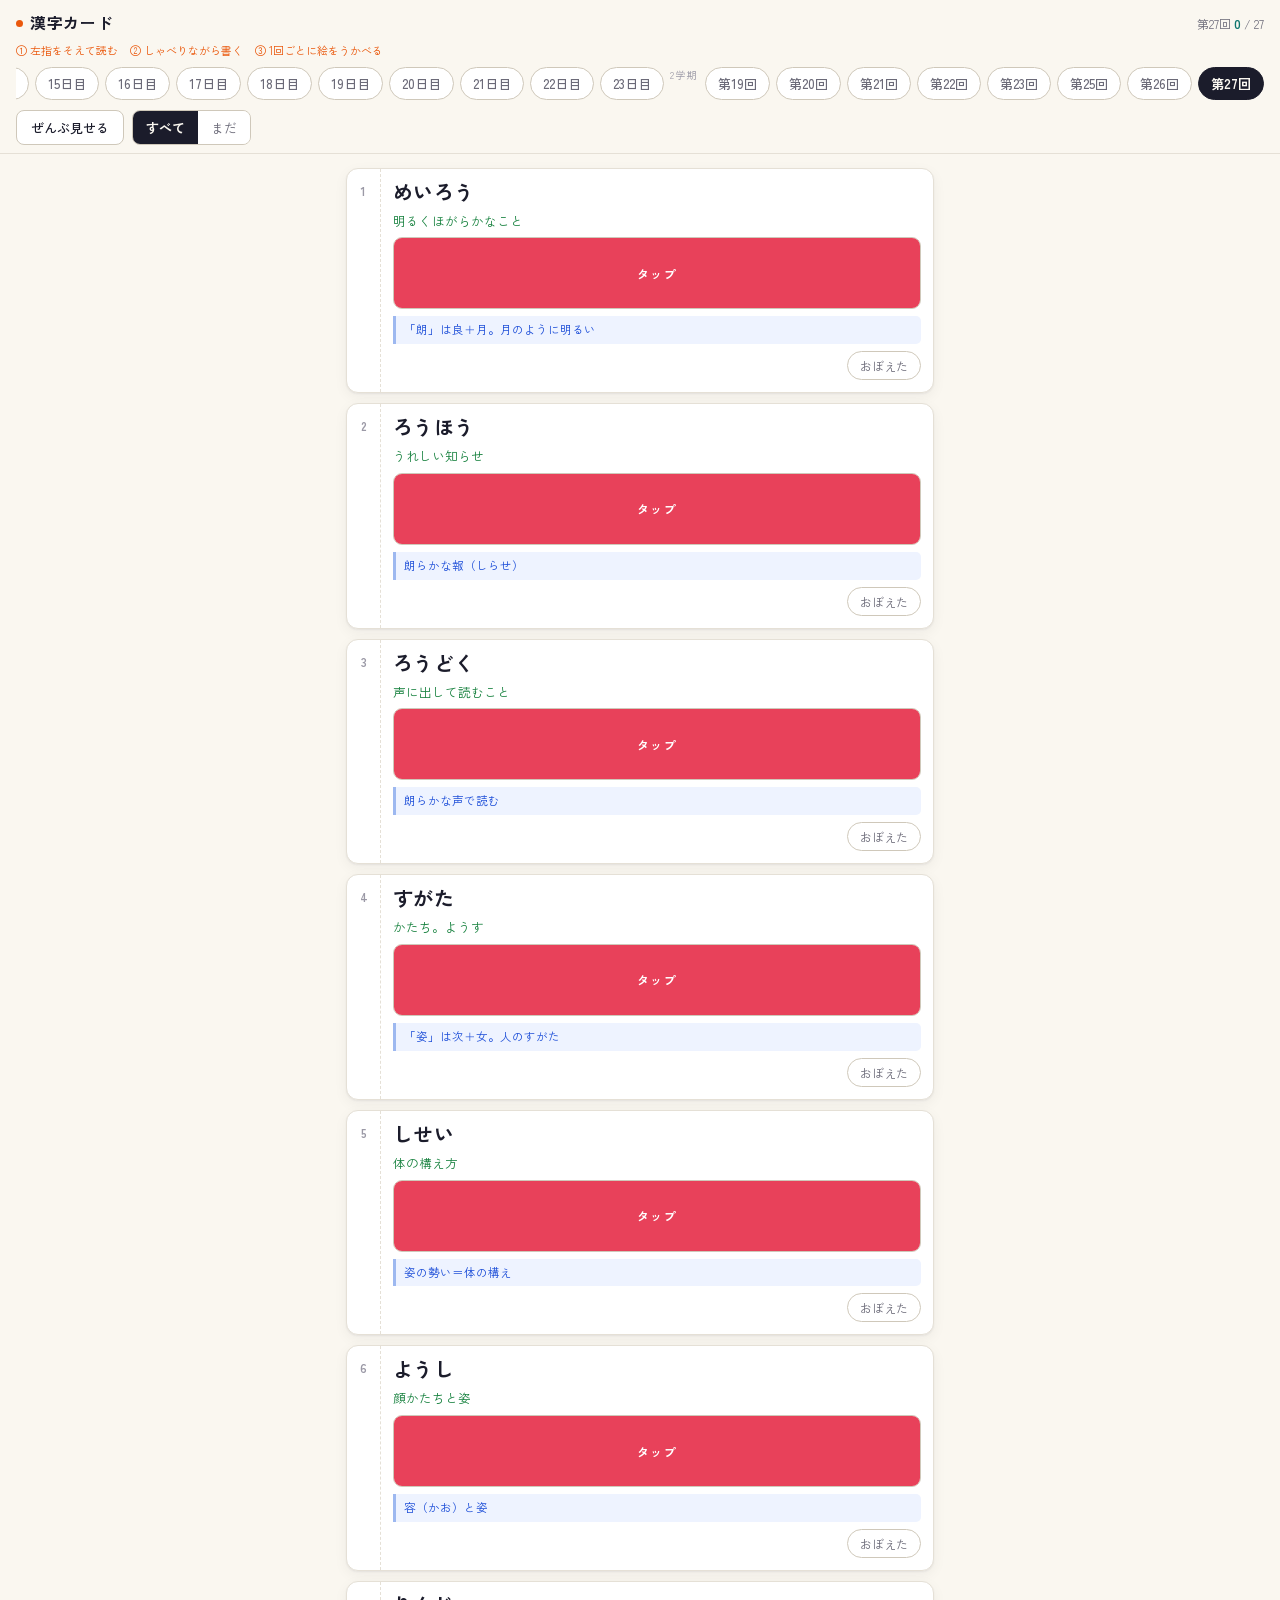
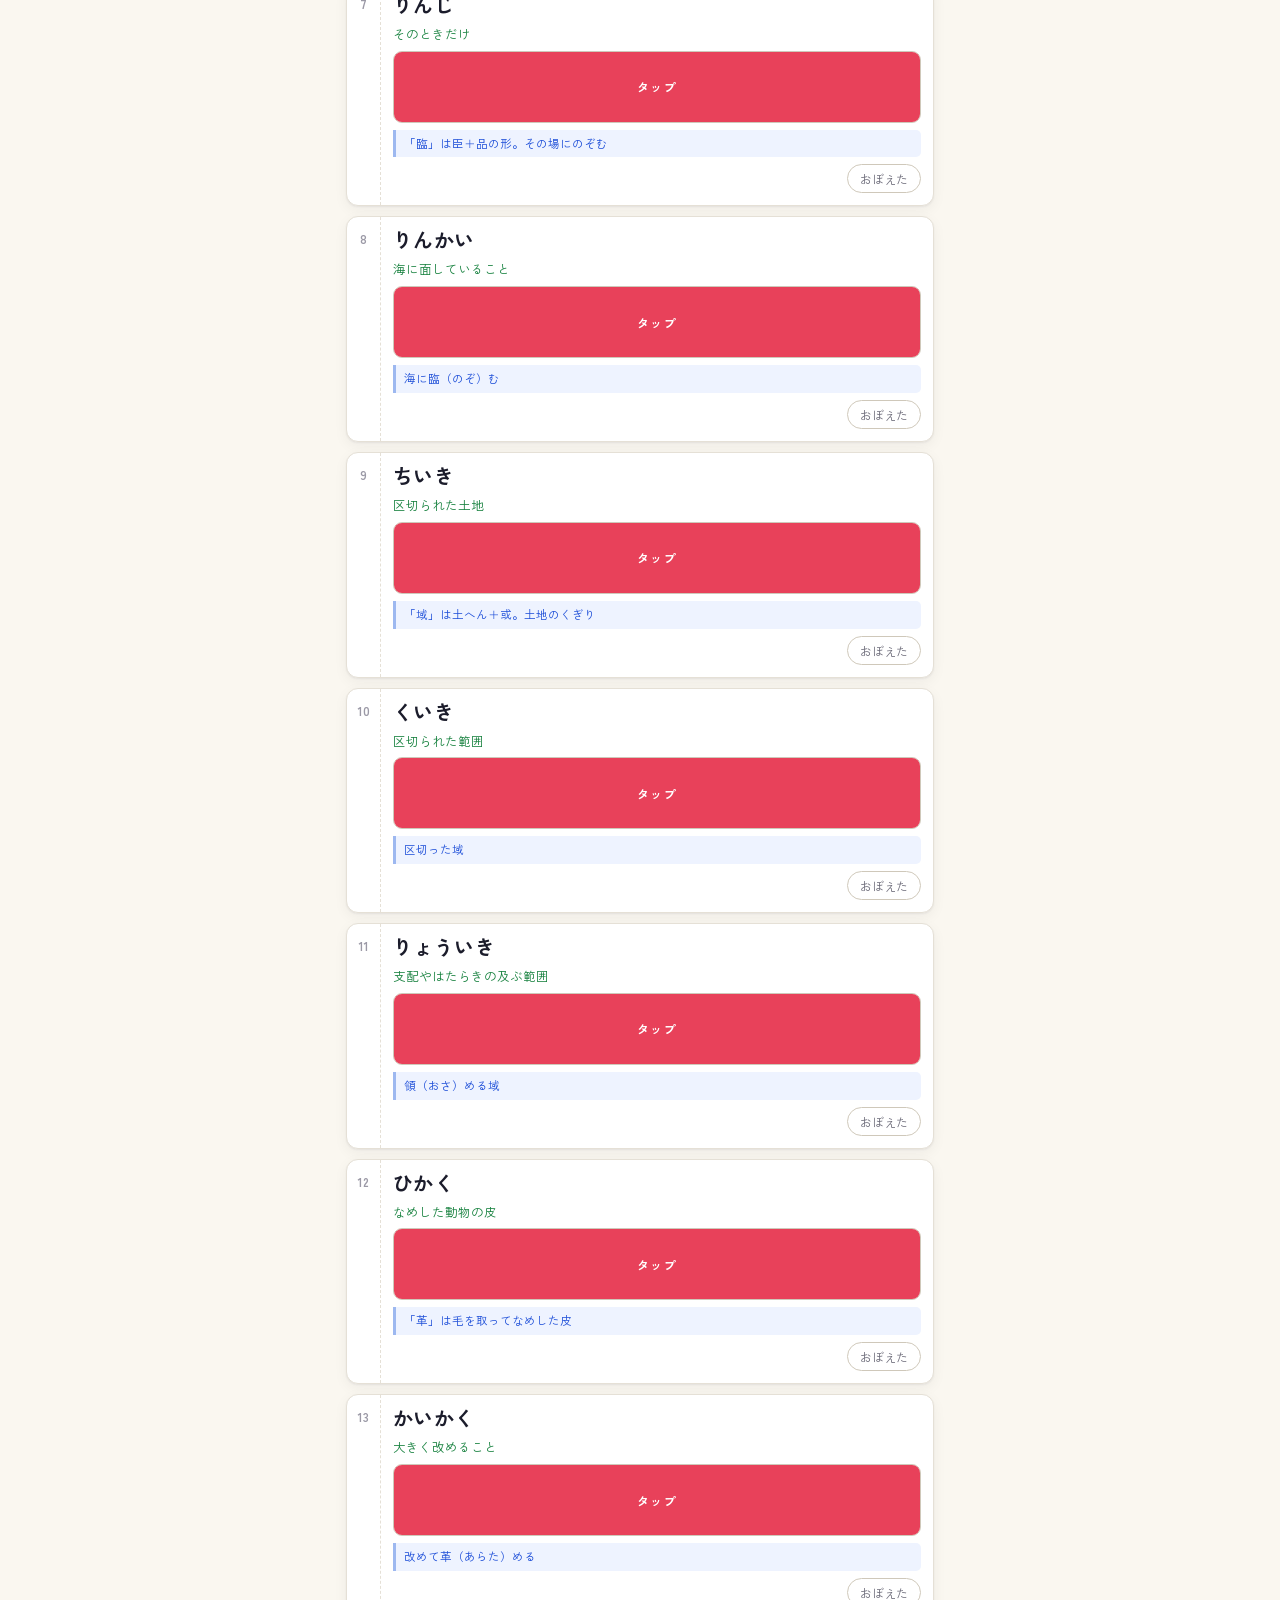
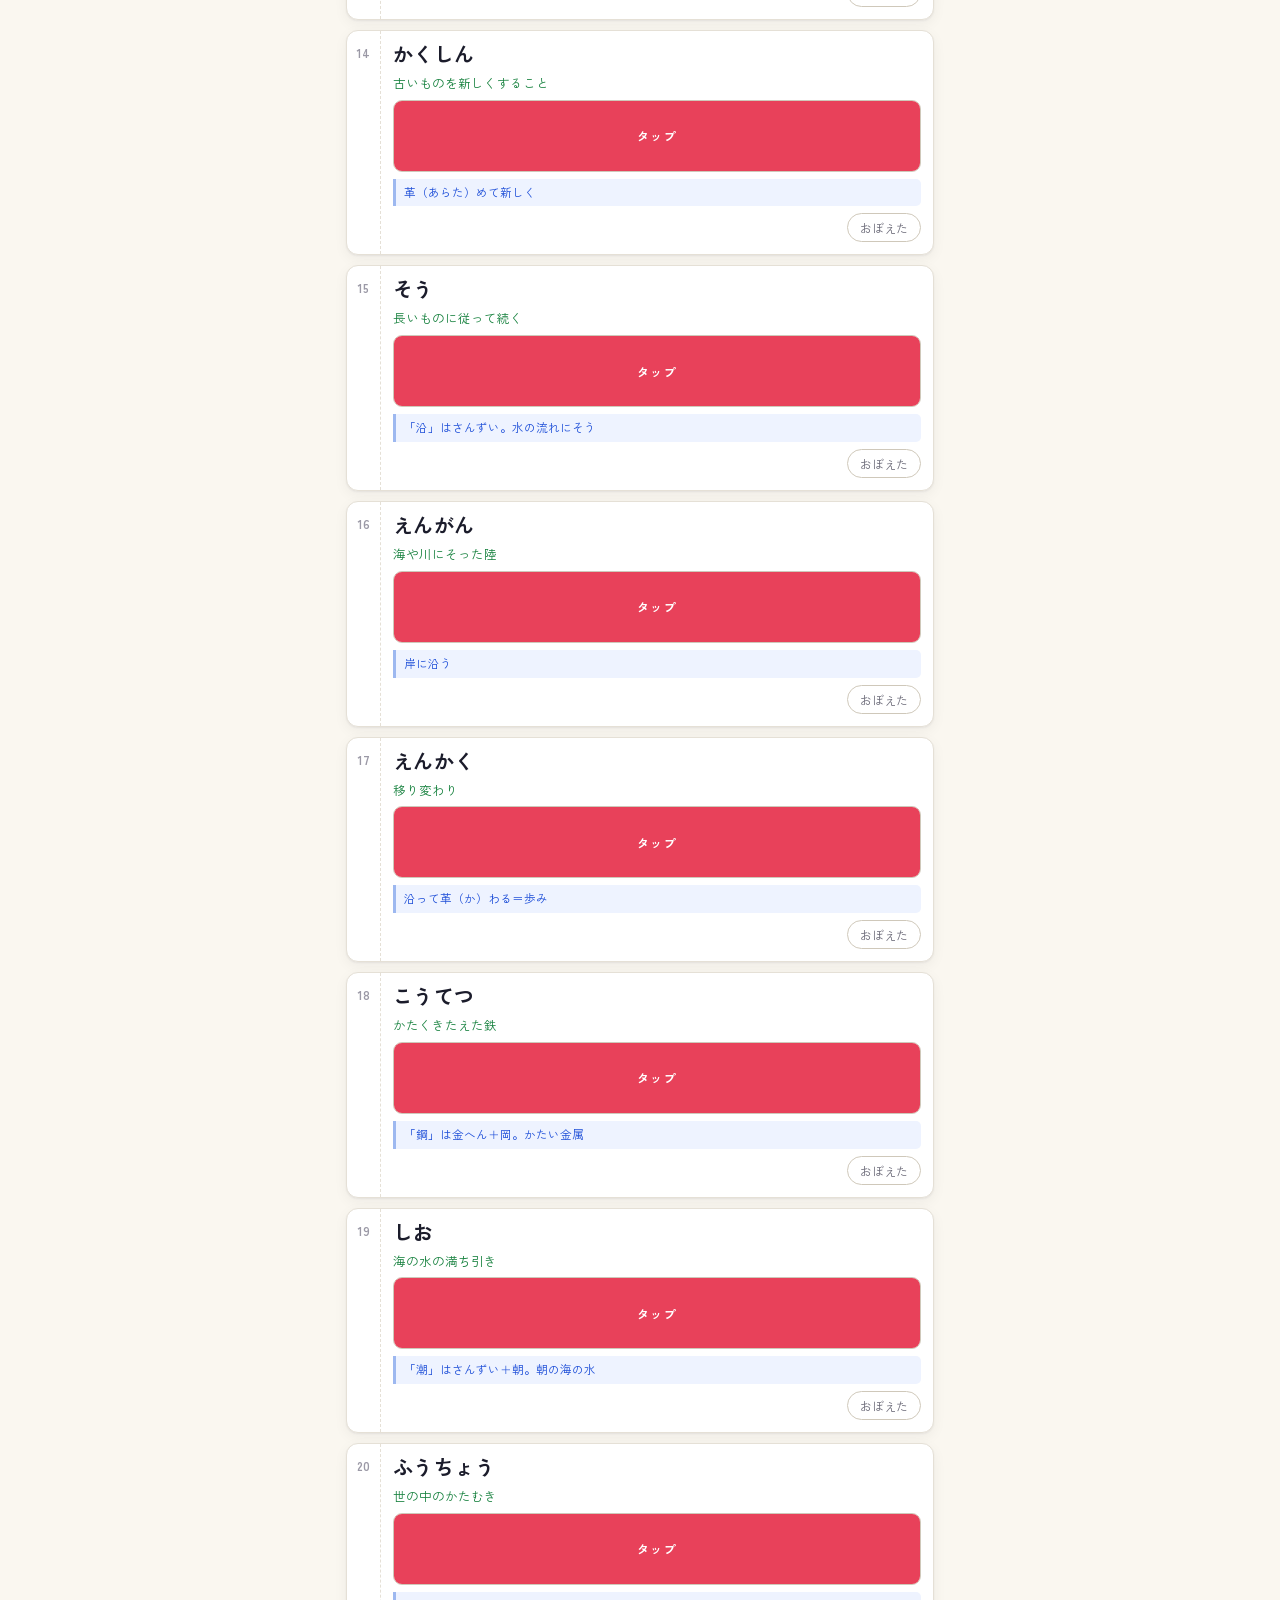
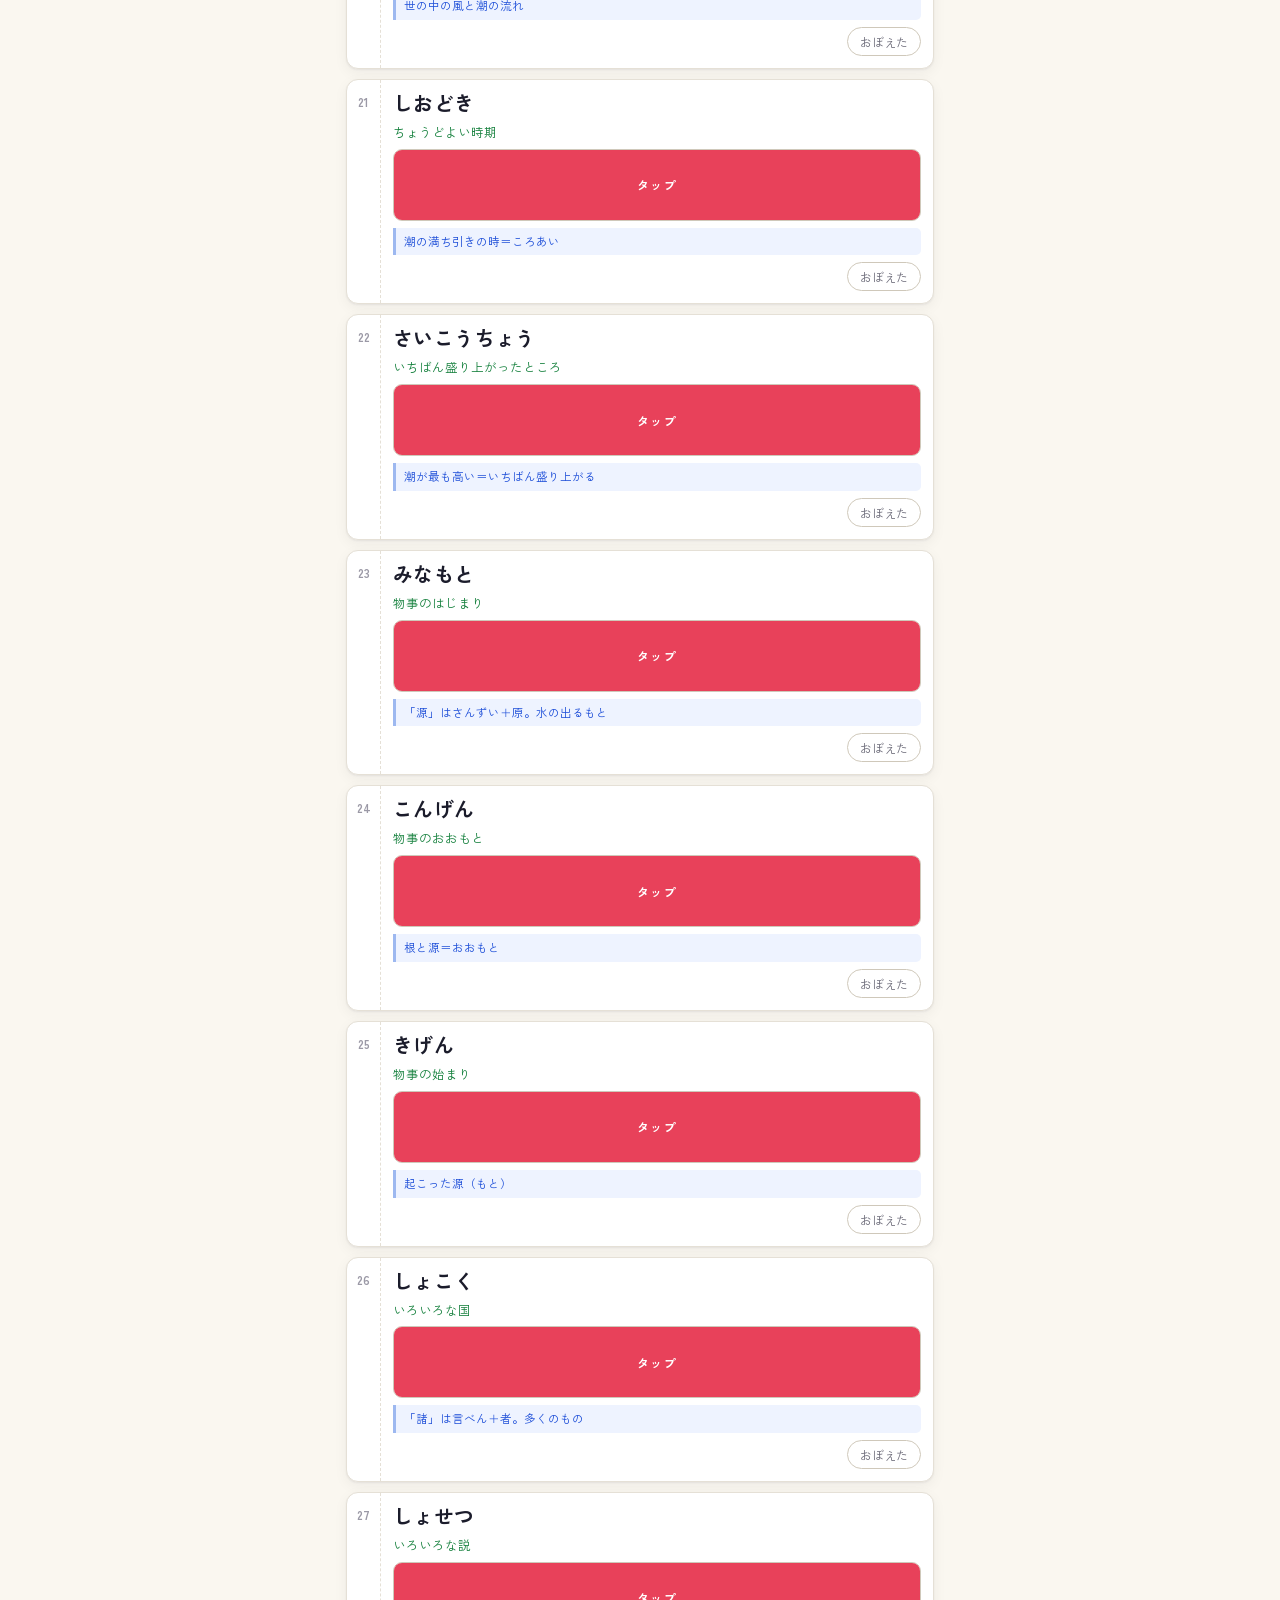
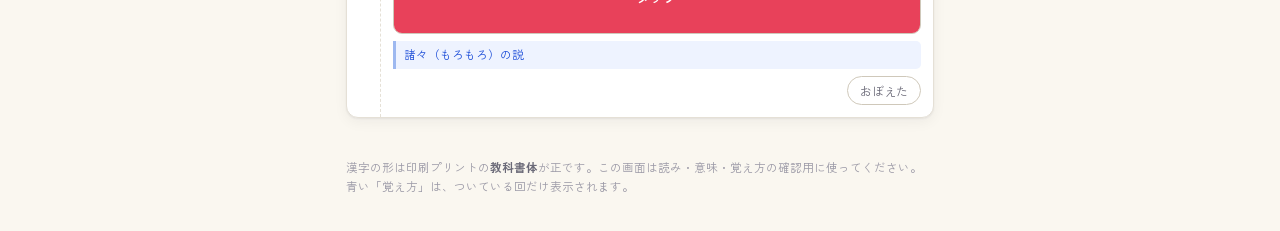
<file: kanji-card.html>
<!DOCTYPE html>
<html lang="ja">
<head>
<meta charset="UTF-8">
<meta name="viewport" content="width=device-width, initial-scale=1, viewport-fit=cover">
<title>漢字カード</title>
<link rel="stylesheet" href="https://fonts.googleapis.com/css2?family=Noto+Serif+JP:wght@500;700&family=Zen+Kaku+Gothic+New:wght@400;500;700&display=swap">
<style>
:root{
  color-scheme: light;
  --paper:#faf7f0;
  --surface:#ffffff;
  --ink:#1b1c2b;
  --ink-soft:#6b6a78;
  --ink-faint:#9b99a6;
  --line:#e5e0d6;
  --line-strong:#cfc8ba;
  --red:#d81f34;
  --red-film:#e8415a;
  --orange:#ea580c;
  --green:#15803d;
  --blue:#1d4ed8;
  --blue-bg:#eef3ff;
  --blue-rail:#9db8f0;
  --done:#0f766e;
  --done-bg:#e6f4f1;
  --shadow:0 1px 2px rgba(27,28,43,.06), 0 4px 14px rgba(27,28,43,.05);
}
@media (prefers-color-scheme: dark){
  :root:not([data-theme="light"]){
    color-scheme: dark;
    --paper:#14151d;
    --surface:#1d1f2a;
    --ink:#eceaf2;
    --ink-soft:#a7a4b5;
    --ink-faint:#7b7889;
    --line:#2c2f3d;
    --line-strong:#3d4152;
    --red:#ff6b7d;
    --red-film:#b93248;
    --orange:#fb923c;
    --green:#5ec07f;
    --blue:#9dbcff;
    --blue-bg:#1b2438;
    --blue-rail:#3c5a9e;
    --done:#5eead4;
    --done-bg:#12302e;
    --shadow:0 1px 2px rgba(0,0,0,.4), 0 4px 14px rgba(0,0,0,.3);
  }
}
:root[data-theme="dark"]{
  color-scheme: dark;
  --paper:#14151d;
  --surface:#1d1f2a;
  --ink:#eceaf2;
  --ink-soft:#a7a4b5;
  --ink-faint:#7b7889;
  --line:#2c2f3d;
  --line-strong:#3d4152;
  --red:#ff6b7d;
  --red-film:#b93248;
  --orange:#fb923c;
  --green:#5ec07f;
  --blue:#9dbcff;
  --blue-bg:#1b2438;
  --blue-rail:#3c5a9e;
  --done:#5eead4;
  --done-bg:#12302e;
  --shadow:0 1px 2px rgba(0,0,0,.4), 0 4px 14px rgba(0,0,0,.3);
}

*{box-sizing:border-box}
body{
  background:var(--paper);
  color:var(--ink);
  font-family:'Zen Kaku Gothic New','Hiragino Sans','Yu Gothic',system-ui,sans-serif;
  -webkit-text-size-adjust:100%;
}

/* ---------- header ---------- */
.bar{
  position:sticky;
  top:env(safe-area-inset-top, 0px);
  z-index:20;
  background:var(--paper);
  border-bottom:1px solid var(--line);
}
.bar-in{padding-block:10px 8px;padding-left:16px;padding-right:16px;display:flex;flex-direction:column;gap:8px}
.brandrow{display:flex;align-items:baseline;justify-content:space-between;gap:12px}
.brand{font-size:16px;font-weight:700;letter-spacing:.04em;display:flex;align-items:baseline;gap:7px}
.brand .dot{width:7px;height:7px;border-radius:50%;background:var(--orange);display:inline-block;transform:translateY(-2px)}
.count{font-size:12px;color:var(--ink-soft);font-variant-numeric:tabular-nums;white-space:nowrap}
.count b{color:var(--done);font-weight:700}

.steps{
  font-size:11px;line-height:1.5;color:var(--orange);
  display:flex;flex-wrap:wrap;gap:2px 12px;
}
.steps span{white-space:nowrap}

.chips{display:flex;gap:6px;overflow-x:auto;padding-bottom:2px;scrollbar-width:none}
.chips::-webkit-scrollbar{display:none}
.grp{display:flex;align-items:center;gap:6px;flex:0 0 auto}
.grp-label{font-size:10px;color:var(--ink-faint);letter-spacing:.08em;padding-right:2px;white-space:nowrap}
.chip{
  flex:0 0 auto;border:1px solid var(--line-strong);background:var(--surface);color:var(--ink-soft);
  font:inherit;font-size:13px;font-weight:500;padding:6px 12px;border-radius:999px;cursor:pointer;
  white-space:nowrap;font-family:inherit;
}
.chip[aria-pressed="true"]{background:var(--ink);border-color:var(--ink);color:var(--paper);font-weight:700}

.tools{display:flex;gap:8px;align-items:center;flex-wrap:wrap}
.btn{
  border:1px solid var(--line-strong);background:var(--surface);color:var(--ink);
  font:inherit;font-size:13px;font-weight:500;padding:7px 14px;border-radius:8px;cursor:pointer;
}
.btn:active{transform:translateY(1px)}
.seg{display:flex;border:1px solid var(--line-strong);border-radius:8px;overflow:hidden}
.seg button{
  border:0;background:var(--surface);color:var(--ink-soft);font:inherit;font-size:13px;
  padding:7px 13px;cursor:pointer;
}
.seg button[aria-pressed="true"]{background:var(--ink);color:var(--paper);font-weight:700}
:is(.chip,.btn,.seg button):focus-visible{outline:2px solid var(--orange);outline-offset:2px}

/* ---------- list ---------- */
main{padding-block:14px 40px;padding-left:16px;padding-right:16px;display:flex;flex-direction:column;gap:10px;max-width:620px;margin:0 auto}

.card{
  background:var(--surface);border:1px solid var(--line);border-radius:12px;
  box-shadow:var(--shadow);overflow:hidden;
  display:grid;grid-template-columns:34px 1fr;
}
.card.is-done{border-color:var(--done);background:var(--done-bg)}
.cnum{
  display:flex;align-items:flex-start;justify-content:center;padding-top:13px;
  font-size:12px;font-weight:700;color:var(--ink-faint);
  border-right:1px dashed var(--line);font-variant-numeric:tabular-nums;
}
.card.is-done .cnum{color:var(--done)}
.cbody{padding:10px 12px 12px;display:flex;flex-direction:column;gap:7px;min-width:0}

.yomi{font-size:20px;font-weight:700;letter-spacing:.02em;line-height:1.3;word-break:break-word}
.imi{font-size:12.5px;color:var(--green);line-height:1.5}

/* red-sheet panel */
.reveal{
  position:relative;display:block;width:100%;border:0;padding:0;cursor:pointer;
  background:transparent;font:inherit;border-radius:9px;
  -webkit-tap-highlight-color:transparent;
}
.film{
  position:relative;display:flex;align-items:center;justify-content:center;
  min-height:72px;border-radius:9px;border:1.5px solid var(--line-strong);
  background:var(--paper);overflow:hidden;
}
.kanji{
  font-family:'Noto Serif JP','Yu Mincho',serif;
  font-size:34px;font-weight:700;color:var(--red);line-height:1.2;
  padding:8px 10px;text-align:center;word-break:break-word;
  opacity:0;transition:opacity .18s ease;
}
.sheet{
  position:absolute;inset:0;display:flex;align-items:center;justify-content:center;
  background:var(--red-film);color:#fff;font-size:12px;font-weight:700;letter-spacing:.1em;
  transition:opacity .18s ease;
}
.reveal[aria-expanded="true"] .kanji{opacity:1}
.reveal[aria-expanded="true"] .sheet{opacity:0;pointer-events:none}
.reveal:focus-visible{outline:2px solid var(--orange);outline-offset:2px}
@media (prefers-reduced-motion: reduce){
  .kanji,.sheet{transition:none}
}

.oboe{
  font-size:11.5px;line-height:1.55;color:var(--blue);background:var(--blue-bg);
  border-left:3px solid var(--blue-rail);border-radius:0 5px 5px 0;padding:5px 8px;
}
.crow{display:flex;justify-content:flex-end}
.done{
  border:1px solid var(--line-strong);background:var(--surface);color:var(--ink-soft);
  font:inherit;font-size:12px;padding:5px 12px;border-radius:999px;cursor:pointer;
}
.done[aria-pressed="true"]{background:var(--done);border-color:var(--done);color:var(--surface);font-weight:700}
.done:focus-visible{outline:2px solid var(--orange);outline-offset:2px}

.empty{
  text-align:center;color:var(--ink-soft);font-size:14px;padding:44px 16px;line-height:1.7;
  border:1px dashed var(--line-strong);border-radius:12px;
}
.note{
  max-width:620px;margin:0 auto;padding:0 16px 34px;
  font-size:11.5px;line-height:1.7;color:var(--ink-faint);
}
.note b{color:var(--ink-soft)}
body{margin:0}
[hidden]{display:none!important}
</style>
</head>
<body>

<header class="bar">
  <div class="bar-in">
    <div class="brandrow">
      <div class="brand"><span class="dot"></span>漢字カード</div>
      <div class="count" id="count"></div>
    </div>
    <div class="steps">
      <span>① 左指をそえて読む</span>
      <span>② しゃべりながら書く</span>
      <span>③ 1回ごとに絵をうかべる</span>
    </div>
    <div class="chips" id="chips"></div>
    <div class="tools">
      <button class="btn" id="toggleAll" type="button">ぜんぶ見せる</button>
      <div class="seg" role="group" aria-label="表示する語">
        <button type="button" id="fAll" aria-pressed="true">すべて</button>
        <button type="button" id="fLeft" aria-pressed="false">まだ</button>
      </div>
    </div>
  </div>
</header>

<main id="list"></main>
<p class="note">
  漢字の形は印刷プリントの<b>教科書体</b>が正です。この画面は読み・意味・覚え方の確認用に使ってください。
  <span id="noteOboe"></span>
</p>

<script>
const SETS = [{"id":"d4","term":"1学期","label":"4日目","words":[{"k":"飼育","y":"しいく","i":"動物を飼い育てること","o":""},{"k":"複数","y":"ふくすう","i":"二つ以上の数","o":""},{"k":"性質","y":"せいしつ","i":"そのものが持つ特徴","o":""},{"k":"余計","y":"よけい","i":"必要以上でむだなこと","o":""},{"k":"適格","y":"てきかく","i":"資格や条件にかなうこと","o":""},{"k":"習慣","y":"しゅうかん","i":"くり返して身についた行い","o":""},{"k":"得る","y":"える","i":"手に入れること","o":""},{"k":"混ぜる","y":"まぜる","i":"一つに合わせること","o":""},{"k":"似る","y":"にる","i":"同じように見えること","o":""},{"k":"快く","y":"こころよく","i":"気持ちよく。喜んで","o":""},{"k":"囲む","y":"かこむ","i":"まわりを取り巻く","o":""},{"k":"校舎","y":"こうしゃ","i":"学校の建物","o":""},{"k":"能力","y":"のうりょく","i":"物事を成しとげる力","o":""},{"k":"賞金","y":"しょうきん","i":"ほうびのお金","o":""},{"k":"責める","y":"せめる","i":"相手の悪い点をとがめる","o":""},{"k":"加入","y":"かにゅう","i":"仲間や団体に入ること","o":""},{"k":"結局","y":"けっきょく","i":"最終的に。とどのつまり","o":""},{"k":"失望","y":"しつぼう","i":"望みを失いがっかりすること","o":""},{"k":"帰省","y":"きせい","i":"故郷の家に帰ること","o":""},{"k":"海水浴","y":"かいすいよく","i":"海に入って泳ぎ遊ぶこと","o":""}]},{"id":"d5","term":"1学期","label":"5日目","words":[{"k":"破産","y":"はさん","i":"財産を全て失うこと","o":""},{"k":"刊行","y":"かんこう","i":"本などを世に出すこと","o":""},{"k":"回復","y":"かいふく","i":"元の良い状態にもどること","o":""},{"k":"往来","y":"おうらい","i":"行き来すること。道","o":""},{"k":"勢力","y":"せいりょく","i":"他をおさえる力","o":""},{"k":"墓","y":"はか","i":"死んだ人をほうむる所","o":""},{"k":"妻","y":"つま","i":"結婚した相手の女性","o":""},{"k":"消費","y":"しょうひ","i":"使ってなくすこと","o":""},{"k":"険しい","y":"けわしい","i":"傾きが急で危ないさま","o":""},{"k":"告げる","y":"つげる","i":"知らせること","o":""},{"k":"航海","y":"こうかい","i":"船で海をわたること","o":""},{"k":"点検","y":"てんけん","i":"一つずつ調べること","o":""},{"k":"職業","y":"しょくぎょう","i":"生活のためにつく仕事","o":""},{"k":"確かめる","y":"たしかめる","i":"本当かどうか調べる","o":""},{"k":"許す","y":"ゆるす","i":"とがめないで認める","o":""},{"k":"愛用","y":"あいよう","i":"気に入って使い続ける","o":""},{"k":"結束","y":"けっそく","i":"一つにまとまること","o":""},{"k":"無惨","y":"むざん","i":"見ていられないほど痛ましい","o":""},{"k":"積極的","y":"せっきょくてき","i":"進んで物事に取り組むさま","o":""},{"k":"治水","y":"ちすい","i":"水害を防ぐため川を治めること","o":""}]},{"id":"d6","term":"1学期","label":"6日目","words":[{"k":"主眼","y":"しゅがん","i":"一番大事なところ","o":""},{"k":"余地","y":"よち","i":"あまっている場所や余裕","o":""},{"k":"書類","y":"しょるい","i":"必要なことを書いた紙","o":""},{"k":"血管","y":"けっかん","i":"血が流れる管","o":""},{"k":"基準","y":"きじゅん","i":"比べるもとになる目安","o":""},{"k":"条文","y":"じょうぶん","i":"法律などの条を記した文","o":""},{"k":"旧家","y":"きゅうか","i":"古くから続く家がら","o":""},{"k":"再び","y":"ふたたび","i":"もう一度","o":""},{"k":"快方","y":"かいほう","i":"病気がよくなること","o":""},{"k":"元祖","y":"がんそ","i":"物事を最初に始めた人","o":""},{"k":"各種","y":"かくしゅ","i":"いろいろな種類","o":""},{"k":"利益","y":"りえき","i":"もうけ。ためになること","o":""},{"k":"脈","y":"みゃく","i":"血が打つ動き","o":""},{"k":"断る","y":"ことわる","i":"相手の求めを受けないと言う","o":""},{"k":"理性","y":"りせい","i":"物事を筋道立てて考える力","o":""},{"k":"関節","y":"かんせつ","i":"骨と骨のつなぎ目","o":""},{"k":"車輪","y":"しゃりん","i":"車を回す輪","o":""},{"k":"評価","y":"ひょうか","i":"よしあしを見定めること","o":""},{"k":"語句","y":"ごく","i":"言葉や文の一部分","o":""},{"k":"支える","y":"ささえる","i":"倒れないよう受け止める","o":""}]},{"id":"d7","term":"1学期","label":"7日目","words":[{"k":"税金","y":"ぜいきん","i":"国などに納めるお金","o":""},{"k":"運河","y":"うんが","i":"船を通すため掘った水路","o":""},{"k":"版画","y":"はんが","i":"版にほって刷る絵","o":""},{"k":"事件","y":"じけん","i":"世間をさわがす出来事","o":""},{"k":"原因","y":"げんいん","i":"物事が起こるもと","o":""},{"k":"演説","y":"えんぜつ","i":"大勢の前で意見を述べること","o":""},{"k":"集団","y":"しゅうだん","i":"集まった仲間の群れ","o":""},{"k":"経る","y":"へる","i":"時間や場所を通り過ぎる","o":""},{"k":"限る","y":"かぎる","i":"範囲を決める","o":""},{"k":"寄る","y":"よる","i":"近づく。立ち寄る","o":""},{"k":"予報","y":"よほう","i":"前もって知らせること","o":""},{"k":"編成","y":"へんせい","i":"組み立ててまとめること","o":""},{"k":"読破","y":"どくは","i":"最後まで読み通すこと","o":""},{"k":"圧勝","y":"あっしょう","i":"大差で勝つこと","o":""},{"k":"留守","y":"るす","i":"家にだれもいないこと","o":""},{"k":"飛来","y":"ひらい","i":"飛んで来ること","o":""},{"k":"博愛","y":"はくあい","i":"広くみなを愛すること","o":""},{"k":"必読","y":"ひつどく","i":"必ず読むべきこと","o":""},{"k":"未完成","y":"みかんせい","i":"まだ出来上がっていないこと","o":""},{"k":"的中","y":"てきちゅう","i":"ねらい通り当たること","o":""}]},{"id":"d8","term":"1学期","label":"8日目","words":[{"k":"価格","y":"かかく","i":"物のねだん","o":""},{"k":"講和","y":"こうわ","i":"戦いをやめ仲直りすること","o":""},{"k":"感謝","y":"かんしゃ","i":"ありがたく思うこと","o":""},{"k":"因果","y":"いんが","i":"原因と結果のつながり","o":""},{"k":"粉","y":"こな","i":"細かくくだけたもの","o":""},{"k":"額","y":"ひたい","i":"顔のまゆの上の部分","o":""},{"k":"罪","y":"つみ","i":"してはいけない悪い行い","o":""},{"k":"喜ぶ","y":"よろこぶ","i":"うれしく思う","o":""},{"k":"営む","y":"いとなむ","i":"仕事などを行う","o":""},{"k":"告白","y":"こくはく","i":"隠さず打ち明けること","o":""},{"k":"余力","y":"よりょく","i":"まだ残っている力","o":""},{"k":"素質","y":"そしつ","i":"生まれつきの才能","o":""},{"k":"複写","y":"ふくしゃ","i":"同じものを写し取ること","o":""},{"k":"連綿","y":"れんめん","i":"長く続いて絶えないさま","o":""},{"k":"付録","y":"ふろく","i":"本などに添える物","o":""},{"k":"伝票","y":"でんぴょう","i":"お金や品を記す紙","o":""},{"k":"発散","y":"はっさん","i":"外へ出して散らすこと","o":""},{"k":"固有","y":"こゆう","i":"そのものだけが持つこと","o":""},{"k":"付加","y":"ふか","i":"あとから付け加えること","o":""}]},{"id":"d9","term":"1学期","label":"9日目","words":[{"k":"事故","y":"じこ","i":"思いがけない悪い出来事","o":""},{"k":"判別","y":"はんべつ","i":"見分けること","o":""},{"k":"総合","y":"そうごう","i":"全部を一つにまとめること","o":""},{"k":"犯人","y":"はんにん","i":"罪をおかした人","o":""},{"k":"手術","y":"しゅじゅつ","i":"体を切り開いて治す治療","o":""},{"k":"備える","y":"そなえる","i":"前もって用意する","o":""},{"k":"構える","y":"かまえる","i":"身がまえや店を持つ","o":""},{"k":"増す","y":"ます","i":"多くなる。増える","o":""},{"k":"測る","y":"はかる","i":"長さや量を調べる","o":""},{"k":"格差","y":"かくさ","i":"へだたりや差","o":""},{"k":"幹線","y":"かんせん","i":"主要な道や線路","o":""},{"k":"復習","y":"ふくしゅう","i":"習ったことを学び直すこと","o":""},{"k":"損失","y":"そんしつ","i":"損をして失うこと","o":""},{"k":"暴風雨","y":"ぼうふうう","i":"激しい風と雨","o":""},{"k":"借家","y":"しゃくや","i":"借りて住む家","o":""},{"k":"祝辞","y":"しゅくじ","i":"お祝いの言葉","o":""},{"k":"式典","y":"しきてん","i":"あらたまった儀式","o":""},{"k":"調印","y":"ちょういん","i":"書類に署名して認めること","o":""},{"k":"刷新","y":"さっしん","i":"古いものを新しくすること","o":""}]},{"id":"d10","term":"1学期","label":"10日目","words":[{"k":"応答","y":"おうとう","i":"呼びかけに答えること","o":""},{"k":"順序","y":"じゅんじょ","i":"物事の順番","o":""},{"k":"接続","y":"せつぞく","i":"つなぎ合わせること","o":""},{"k":"禁止","y":"きんし","i":"してはいけないと止めること","o":""},{"k":"型","y":"かた","i":"物の形を決めるもとの形","o":""},{"k":"造る","y":"つくる","i":"大きなものをこしらえる","o":""},{"k":"築く","y":"きずく","i":"積み上げてつくる","o":""},{"k":"比べる","y":"くらべる","i":"違いを見て確かめる","o":""},{"k":"減る","y":"へる","i":"数や量が少なくなる","o":""},{"k":"設ける","y":"もうける","i":"こしらえて用意する","o":""},{"k":"運勢","y":"うんせい","i":"めぐりあわせの運","o":""},{"k":"銅像","y":"どうぞう","i":"銅で作った像","o":""},{"k":"感情","y":"かんじょう","i":"うれしい悲しいなど心の動き","o":""},{"k":"素養","y":"そよう","i":"身についた学びや技能","o":""},{"k":"習慣","y":"しゅうかん","i":"くり返して身についた行い","o":""},{"k":"品種","y":"ひんしゅ","i":"作物や動物の種類","o":""},{"k":"機関","y":"きかん","i":"力を生み出す仕組み","o":""},{"k":"安静","y":"あんせい","i":"静かに休ませること","o":""},{"k":"兵法","y":"へいほう","i":"戦いのやり方や作戦","o":""},{"k":"部隊","y":"ぶたい","i":"まとまった兵の集まり","o":""}]},{"id":"d11","term":"1学期","label":"11日目","words":[{"k":"構造","y":"こうぞう","i":"組み立てのしくみ","o":""},{"k":"準備","y":"じゅんび","i":"前もって用意すること","o":""},{"k":"内容","y":"ないよう","i":"中身","o":""},{"k":"質問","y":"しつもん","i":"わからない事を問うこと","o":""},{"k":"最適","y":"さいてき","i":"最も適していること","o":""},{"k":"復元","y":"ふくげん","i":"元の形にもどすこと","o":""},{"k":"情熱","y":"じょうねつ","i":"燃えるような強い思い","o":""},{"k":"大勢","y":"おおぜい","i":"たくさんの人","o":""},{"k":"復旧","y":"ふっきゅう","i":"壊れた状態を元にもどすこと","o":""},{"k":"運営","y":"うんえい","i":"組織などを動かすこと","o":""},{"k":"氷河","y":"ひょうが","i":"長い年月で固まった氷の流れ","o":""},{"k":"面接","y":"めんせつ","i":"直接会って問答する試験","o":""},{"k":"喜色","y":"きしょく","i":"うれしそうな顔つき","o":""},{"k":"水準","y":"すいじゅん","i":"物事の程度の目安","o":""},{"k":"増税","y":"ぞうぜい","i":"税を高くすること","o":""},{"k":"冷害","y":"れいがい","i":"低温で作物が受ける被害","o":""},{"k":"無事","y":"ぶじ","i":"何事もないこと","o":""},{"k":"勝敗","y":"しょうはい","i":"勝ちと負け","o":""},{"k":"法令","y":"ほうれい","i":"法律や決まり","o":""},{"k":"連結","y":"れんけつ","i":"つなぎ合わせること","o":""}]},{"id":"d12","term":"1学期","label":"12日目","words":[{"k":"増加","y":"ぞうか","i":"数や量がふえること","o":""},{"k":"粉薬","y":"こなぐすり","i":"粉の状態の薬","o":""},{"k":"勝因","y":"しょういん","i":"勝った理由","o":""},{"k":"往生","y":"おうじょう","i":"困り果てること","o":""},{"k":"幹事","y":"かんじ","i":"世話役をする人","o":""},{"k":"設置","y":"せっち","i":"備え付けること","o":""},{"k":"招集","y":"しょうしゅう","i":"人を呼び集めること","o":""},{"k":"燃料","y":"ねんりょう","i":"燃やして力を得るもの","o":""},{"k":"名句","y":"めいく","i":"すぐれた文句や俳句","o":""},{"k":"重圧","y":"じゅうあつ","i":"重くのしかかる圧力","o":""},{"k":"相応","y":"そうおう","i":"つり合いが取れること","o":""},{"k":"経費","y":"けいひ","i":"物事にかかる費用","o":""},{"k":"犯行","y":"はんこう","i":"罪となる行い","o":""},{"k":"禁酒","y":"きんしゅ","i":"酒を飲むのをやめること","o":""},{"k":"制限","y":"せいげん","i":"限りを設けること","o":""},{"k":"改札口","y":"かいさつぐち","i":"駅の切符を調べる出入口","o":""},{"k":"最良","y":"さいりょう","i":"いちばんよいこと","o":""},{"k":"粉末","y":"ふんまつ","i":"こなの状態","o":""},{"k":"遊牧","y":"ゆうぼく","i":"家畜を連れ移り住む暮らし","o":""},{"k":"松竹梅","y":"しょうちくばい","i":"めでたいものの三つの組","o":""}]},{"id":"d13","term":"1学期","label":"13日目","words":[{"k":"悲喜","y":"ひき","i":"悲しみと喜び","o":""},{"k":"守衛","y":"しゅえい","i":"建物を見張る役","o":""},{"k":"残額","y":"ざんがく","i":"残っている金額","o":""},{"k":"団結","y":"だんけつ","i":"心を合わせまとまること","o":""},{"k":"飼料","y":"しりょう","i":"家畜のえさ","o":""},{"k":"独特","y":"どくとく","i":"そのものだけの特徴","o":""},{"k":"妻子","y":"さいし","i":"妻と子","o":""},{"k":"要素","y":"ようそ","i":"物事を作るもとの部分","o":""},{"k":"再生","y":"さいせい","i":"よみがえること","o":""},{"k":"寄港","y":"きこう","i":"船が港に立ち寄ること","o":""},{"k":"判断","y":"はんだん","i":"見きわめて決めること","o":""},{"k":"制服","y":"せいふく","i":"定められた服","o":""},{"k":"因習","y":"いんしゅう","i":"古くからのならわし","o":""},{"k":"条件","y":"じょうけん","i":"物事に必要な決まり","o":""},{"k":"支出","y":"ししゅつ","i":"お金を払い出すこと","o":""},{"k":"願望","y":"がんぼう","i":"こうありたいと願うこと","o":""},{"k":"参考","y":"さんこう","i":"考えの助けにすること","o":""},{"k":"兆候","y":"ちょうこう","i":"物事が起こる前ぶれ","o":""},{"k":"包帯","y":"ほうたい","i":"傷口に巻く布","o":""},{"k":"菜食","y":"さいしょく","i":"野菜中心の食事","o":""}]},{"id":"d14","term":"1学期","label":"14日目","words":[{"k":"低迷","y":"ていめい","i":"低い所をさまよい振るわないこと","o":""},{"k":"故意","y":"こい","i":"わざとすること","o":""},{"k":"節減","y":"せつげん","i":"むだを省いて減らすこと","o":""},{"k":"判決","y":"はんけつ","i":"裁判で下される決定","o":""},{"k":"改築","y":"かいちく","i":"建物を建て直すこと","o":""},{"k":"険悪","y":"けんあく","i":"今にも争いそうな様子","o":""},{"k":"経営","y":"けいえい","i":"事業を営み動かすこと","o":""},{"k":"品評","y":"ひんぴょう","i":"品物のよしあしを論じること","o":""},{"k":"設置","y":"せっち","i":"備え付けること","o":""},{"k":"対比","y":"たいひ","i":"くらべ合わせること","o":""},{"k":"好評","y":"こうひょう","i":"よい評判","o":""},{"k":"信条","y":"しんじょう","i":"固く信じて守る事がら","o":""},{"k":"木造","y":"もくぞう","i":"木で造ってあること","o":""},{"k":"備品","y":"びひん","i":"備え付けの道具","o":""},{"k":"謝絶","y":"しゃぜつ","i":"断ること","o":""},{"k":"一望","y":"いちぼう","i":"ひと目で見わたすこと","o":""},{"k":"競争","y":"きょうそう","i":"勝ち負けを争うこと","o":""},{"k":"転機","y":"てんき","i":"変わり目となる時","o":""},{"k":"満面","y":"まんめん","i":"顔いっぱい","o":""},{"k":"不気味","y":"ぶきみ","i":"何となく気味が悪いこと","o":""}]},{"id":"d15","term":"1学期","label":"15日目","words":[{"k":"快速","y":"かいそく","i":"気持ちよいほど速いこと","o":""},{"k":"同居","y":"どうきょ","i":"一緒に住むこと","o":""},{"k":"採用","y":"さいよう","i":"選んで取り入れること","o":""},{"k":"酸味","y":"さんみ","i":"すっぱい味","o":""},{"k":"風格","y":"ふうかく","i":"そなわった品や貫禄","o":""},{"k":"出費","y":"しゅっぴ","i":"お金を払い出すこと","o":""},{"k":"講習","y":"こうしゅう","i":"集まって学び習うこと","o":""},{"k":"慣例","y":"かんれい","i":"昔から続くならわし","o":""},{"k":"液状","y":"えきじょう","i":"液体の状態","o":""},{"k":"夕刊","y":"ゆうかん","i":"夕方に配る新聞","o":""},{"k":"総理","y":"そうり","i":"国の政治を束ねる長","o":""},{"k":"予測","y":"よそく","i":"前もって見当をつけること","o":""},{"k":"構図","y":"こうず","i":"絵などの配置の組み立て","o":""},{"k":"加減","y":"かげん","i":"程度の具合。調節","o":""},{"k":"新築","y":"しんちく","i":"新しく建てること","o":""},{"k":"時差","y":"じさ","i":"地域による時刻の差","o":""},{"k":"分別","y":"ぶんべつ","i":"種類ごとに分けること","o":""},{"k":"相続","y":"そうぞく","i":"財産などを受けつぐこと","o":""},{"k":"産地","y":"さんち","i":"物が作られる土地","o":""},{"k":"利害","y":"りがい","i":"得と損","o":""}]},{"id":"d16","term":"1学期","label":"16日目","words":[{"k":"救う","y":"すくう","i":"危険な状態から助け出す","o":""},{"k":"夫妻","y":"ふさい","i":"夫と妻。二人そろった呼び方","o":""},{"k":"素行","y":"そこう","i":"ふだんの行い","o":""},{"k":"知識","y":"ちしき","i":"知って身についていること","o":""},{"k":"移動","y":"いどう","i":"場所をうつること","o":""},{"k":"編集","y":"へんしゅう","i":"材料を集め本や番組にまとめる","o":""},{"k":"広告","y":"こうこく","i":"世間に広く知らせること","o":""},{"k":"円周率","y":"えんしゅうりつ","i":"円周の直径に対する割合（約3.14）","o":""},{"k":"綿毛","y":"わたげ","i":"綿のようにやわらかい毛","o":""},{"k":"張る","y":"はる","i":"一面に広げる。ぴんとのばす","o":""},{"k":"述語","y":"じゅつご","i":"「どうする・どんなだ」を表す部分","o":""},{"k":"毛織物","y":"もうおりもの","i":"毛糸で織った布","o":""},{"k":"賞讃","y":"しょうさん","i":"ほめたたえること","o":""},{"k":"条例","y":"じょうれい","i":"地方公共団体が定める決まり","o":""},{"k":"件数","y":"けんすう","i":"物事のかず","o":""},{"k":"付属","y":"ふぞく","i":"主となる物にくっついていること","o":""},{"k":"移行","y":"いこう","i":"別の状態へうつっていくこと","o":""},{"k":"検挙","y":"けんきょ","i":"警察が犯人を取り調べること","o":""},{"k":"考査","y":"こうさ","i":"学力などを調べる試験","o":""},{"k":"指導","y":"しどう","i":"教えみちびくこと","o":""}]},{"id":"d17","term":"1学期","label":"17日目","words":[{"k":"賛美","y":"さんび","i":"ほめたたえること","o":""},{"k":"提出","y":"ていしゅつ","i":"書類などを出すこと","o":""},{"k":"検査","y":"けんさ","i":"悪い所がないか調べること","o":""},{"k":"接近","y":"せっきん","i":"近づくこと","o":""},{"k":"演習","y":"えんしゅう","i":"練習のためのけいこ","o":""},{"k":"留学","y":"りゅうがく","i":"よその国で学ぶこと","o":""},{"k":"損害","y":"そんがい","i":"損をすること。被害","o":""},{"k":"暴力","y":"ぼうりょく","i":"乱暴な力ずくの行い","o":""},{"k":"織る","y":"おる","i":"糸を組み合わせて布を作る","o":""},{"k":"導く","y":"みちびく","i":"教えてよい方へ案内する","o":""},{"k":"清算","y":"せいさん","i":"貸し借りをきれいに片づける","o":""},{"k":"絶交","y":"ぜっこう","i":"つき合いをやめること","o":""},{"k":"特許","y":"とっきょ","i":"発明を独占できる権利","o":""},{"k":"打破","y":"だは","i":"打ち破ること。乗りこえる","o":""},{"k":"公演","y":"こうえん","i":"大勢の前で演じること","o":""},{"k":"過程","y":"かてい","i":"物事が進む道すじ","o":""},{"k":"修正","y":"しゅうせい","i":"まちがいを直すこと","o":""},{"k":"分布","y":"ぶんぷ","i":"あちこちに広がっていること","o":""},{"k":"前提","y":"ぜんてい","i":"もとになる条件","o":""},{"k":"指示","y":"しじ","i":"こうしろと指図すること","o":""}]},{"id":"d18","term":"1学期","label":"18日目","words":[{"k":"反応","y":"はんのう","i":"働きかけに応じて起こる変化","o":""},{"k":"制作","y":"せいさく","i":"作品などを作ること","o":""},{"k":"医師","y":"いし","i":"病気を治す医者","o":""},{"k":"経験","y":"けいけん","i":"実際に見聞きし行うこと","o":""},{"k":"観測","y":"かんそく","i":"自然の様子を観察し測ること","o":""},{"k":"解説","y":"かいせつ","i":"わかりやすく説明すること","o":""},{"k":"態度","y":"たいど","i":"物事に向かう構えや様子","o":""},{"k":"任命","y":"にんめい","i":"役目を言いつけ任せること","o":""},{"k":"謝罪","y":"しゃざい","i":"あやまること","o":""},{"k":"厚い","y":"あつい","i":"厚みがある。手厚い","o":""},{"k":"講演","y":"こうえん","i":"大勢の前で話をすること","o":""},{"k":"適応","y":"てきおう","i":"環境によく合うこと","o":""},{"k":"能率","y":"のうりつ","i":"仕事のはかどり具合","o":""},{"k":"任期","y":"にんき","i":"役目を務める決まった期間","o":""},{"k":"生態","y":"せいたい","i":"生き物の暮らしぶり","o":""},{"k":"基金","y":"ききん","i":"ある目的のために積む資金","o":""},{"k":"画像","y":"がぞう","i":"画面に映る絵や写真","o":""},{"k":"救急車","y":"きゅうきゅうしゃ","i":"急病人を運ぶ車","o":""},{"k":"法則","y":"ほうそく","i":"いつも成り立つ決まり","o":""},{"k":"救う","y":"すくう","i":"危険な状態から助け出す","o":""}]},{"id":"d19","term":"1学期","label":"19日目","words":[{"k":"支持","y":"しじ","i":"賛成して後押しすること","o":""},{"k":"改造","y":"かいぞう","i":"作り直して変えること","o":""},{"k":"非行","y":"ひこう","i":"よくない行い","o":""},{"k":"規則","y":"きそく","i":"守るべき決まり","o":""},{"k":"解禁","y":"かいきん","i":"禁止をとくこと","o":""},{"k":"決断","y":"けつだん","i":"きっぱり決めること","o":""},{"k":"正義","y":"せいぎ","i":"人として正しい道","o":""},{"k":"条約","y":"じょうやく","i":"国どうしの約束","o":""},{"k":"務める","y":"つとめる","i":"役目を引き受け行う","o":""},{"k":"豊か","y":"ゆたか","i":"満ち足りて豊富なこと","o":""},{"k":"総額","y":"そうがく","i":"全部を合わせた金額","o":""},{"k":"完備","y":"かんび","i":"すっかり備わっていること","o":""},{"k":"自責","y":"じせき","i":"自分を責めること","o":""},{"k":"非売品","y":"ひばいひん","i":"売り物でない品","o":""},{"k":"定期","y":"ていき","i":"一定の期間や時期","o":""},{"k":"常識","y":"じょうしき","i":"だれもが知る当たり前のこと","o":""},{"k":"出張","y":"しゅっちょう","i":"仕事で他所へ出向くこと","o":""},{"k":"白状","y":"はくじょう","i":"隠し事を打ち明けること","o":""},{"k":"航行","y":"こうこう","i":"船や飛行機が進むこと","o":""},{"k":"事務","y":"じむ","i":"役所や会社の机の仕事","o":""}]},{"id":"d20","term":"1学期","label":"20日目","words":[{"k":"検定","y":"けんてい","i":"力や品質を調べ認めること","o":""},{"k":"出版","y":"しゅっぱん","i":"本などを世に出すこと","o":""},{"k":"総意","y":"そうい","i":"全員の一致した考え","o":""},{"k":"脈","y":"みゃく","i":"血が打つ動き","o":""},{"k":"記述","y":"きじゅつ","i":"書き記すこと","o":""},{"k":"真価","y":"しんか","i":"本当のねうち","o":""},{"k":"像","y":"ぞう","i":"かたどった姿の形","o":""},{"k":"型紙","y":"かたがみ","i":"形を写し取る紙","o":""},{"k":"修める","y":"おさめる","i":"学んで身につける","o":""},{"k":"示す","y":"しめす","i":"はっきり見せて表す","o":""},{"k":"建設","y":"けんせつ","i":"建物などをつくること","o":""},{"k":"造作","y":"ぞうさく","i":"手間。家の内部の作り","o":""},{"k":"師事","y":"しじ","i":"先生について教わること","o":""},{"k":"解放","y":"かいほう","i":"とき放って自由にすること","o":""},{"k":"念仏","y":"ねんぶつ","i":"仏の名を唱えること","o":""},{"k":"面識","y":"めんしき","i":"顔を知っていること","o":""},{"k":"可能","y":"かのう","i":"できること","o":""},{"k":"義足","y":"ぎそく","i":"失った足の代わりの人工の足","o":""},{"k":"的確","y":"てきかく","i":"的をはずさず正確なこと","o":""},{"k":"能動","y":"のうどう","i":"自分から進んで働きかけること","o":""}]},{"id":"d21","term":"1学期","label":"21日目","words":[{"k":"燃費","y":"ねんぴ","i":"燃料あたり走れる距離","o":"火＋然で「燃」。火を使うのにかかる費（ひよう）"},{"k":"事件","y":"じけん","i":"世間をさわがす出来事","o":"「件」は人べん＋牛。人と牛が出てくる出来事"},{"k":"故意","y":"こい","i":"わざとすること","o":"「故」は古＋のぶん。古くからの意（こころ）＝わざと"},{"k":"内容","y":"ないよう","i":"中身","o":"「容」のウかんむりは家。うつわの中に入っている物"},{"k":"山脈","y":"さんみゃく","i":"連なった山々","o":"「脈」の月はにくづき＝体。山を体に見立てた血管"},{"k":"品評","y":"ひんぴょう","i":"品物のよしあしを論じること","o":"「品」は口が三つ＝品物が並ぶ。「評」は言でよしあしを言う"},{"k":"往生","y":"おうじょう","i":"困り果てること","o":"「往」はぎょうにんべん＝行く。行ったきり動けず困る"},{"k":"回復","y":"かいふく","i":"元の良い状態にもどること","o":"「復」もぎょうにんべん。ぐるっと回って元の道へ戻る"},{"k":"手術","y":"しゅじゅつ","i":"体を切り開いて治す治療","o":"「術」のぎょうがまえは道。体を治す道すじ＝わざ"},{"k":"混ぜる","y":"まぜる","i":"一つに合わせること","o":"さんずい＋昆。水の中でごちゃっと混ざる"},{"k":"公演","y":"こうえん","i":"大勢の前で演じること","o":"「演」はさんずい。公＝おおやけの場で演じる。→講演と区別"},{"k":"生態","y":"せいたい","i":"生き物の暮らしぶり","o":"「態」は能＋心。生き物のふだんの様子"},{"k":"講演","y":"こうえん","i":"大勢の前で話をすること","o":"「講」は言べん＝しゃべる。話す方が講演。→公演と区別"},{"k":"自責","y":"じせき","i":"自分を責めること","o":"「責」の下は貝＝お金。借りを自分に問う"},{"k":"造作","y":"ぞうさく","i":"手間。家の内部の作り","o":"「造」のしんにょうは進む。手間をかけて作る"},{"k":"清算","y":"せいさん","i":"貸し借りをきれいに片づけること","o":"さんずい＝水。水で洗ってきれいに。→精算（計算）と区別"},{"k":"総理","y":"そうり","i":"国の政治を束ねる長","o":"「総」は糸へん。ばらばらの糸を全部まとめる人"},{"k":"格差","y":"かくさ","i":"へだたりや差","o":"「格」は木へん＋各。各々（おのおの）の差"},{"k":"周囲","y":"しゅうい","i":"まわり。周り","o":"「囲」はくにがまえで囲む。周＝まわり、囲＝かこい"},{"k":"校舎","y":"こうしゃ","i":"学校の建物","o":"「舎」は人が下にいる形。人がいる建物＝学校の舎"}]},{"id":"d22","term":"1学期","label":"22日目","words":[{"k":"支持","y":"しじ","i":"賛成して後押しすること","o":""},{"k":"制作","y":"せいさく","i":"作品などを作ること","o":""},{"k":"真価","y":"しんか","i":"本当のねうち","o":""},{"k":"素行","y":"そこう","i":"ふだんの行い","o":""},{"k":"妻子","y":"さいし","i":"妻と子","o":""},{"k":"広告","y":"こうこく","i":"世間に広く知らせること","o":""},{"k":"額","y":"ひたい","i":"顔のまゆの上の部分","o":""},{"k":"織る","y":"おる","i":"糸を組み合わせて布を作る","o":""},{"k":"務める","y":"つとめる","i":"役目を引き受け行う","o":""},{"k":"設ける","y":"もうける","i":"こしらえて用意する","o":""},{"k":"程度","y":"ていど","i":"物事の度合い","o":""},{"k":"複写","y":"ふくしゃ","i":"同じものを写し取ること","o":""},{"k":"金属","y":"きんぞく","i":"鉄や銅などの物質","o":""},{"k":"絶対","y":"ぜったい","i":"何があっても。比べようがないこと","o":""},{"k":"貧しい","y":"まずしい","i":"財産や物が乏しいこと","o":""},{"k":"損失","y":"そんしつ","i":"損をして失うこと","o":""},{"k":"氷河","y":"ひょうが","i":"長い年月で固まった氷の流れ","o":""},{"k":"好評","y":"こうひょう","i":"よい評判","o":""},{"k":"構図","y":"こうず","i":"絵などの配置の組み立て","o":""},{"k":"賞賛","y":"しょうさん","i":"ほめたたえること","o":""}]},{"id":"d23","term":"1学期","label":"23日目","words":[{"k":"応答","y":"おうとう","i":"呼びかけに答えること","o":""},{"k":"基準","y":"きじゅん","i":"比べるもとになる目安","o":""},{"k":"複数","y":"ふくすう","i":"二つ以上の数","o":""},{"k":"復元","y":"ふくげん","i":"元の形にもどすこと","o":""},{"k":"因果","y":"いんが","i":"原因と結果のつながり","o":""},{"k":"衛生","y":"えいせい","i":"健康を保ち清潔にすること","o":""},{"k":"慣例","y":"かんれい","i":"昔から続くならわし","o":""},{"k":"液体","y":"えきたい","i":"水のように流れるもの","o":""},{"k":"備える","y":"そなえる","i":"前もって用意する","o":""},{"k":"築く","y":"きずく","i":"積み上げてつくる","o":""},{"k":"木造","y":"もくぞう","i":"木で造ってあること","o":""},{"k":"制服","y":"せいふく","i":"定められた服","o":""},{"k":"相応","y":"そうおう","i":"つり合いが取れること","o":""},{"k":"水準","y":"すいじゅん","i":"物事の程度の目安","o":""},{"k":"習慣","y":"しゅうかん","i":"くり返して身についた行い","o":""},{"k":"告白","y":"こくはく","i":"隠さず打ち明けること","o":""},{"k":"主眼","y":"しゅがん","i":"一番大事なところ","o":""},{"k":"編成","y":"へんせい","i":"組み立ててまとめること","o":""},{"k":"確かめる","y":"たしかめる","i":"本当かどうか調べる","o":""},{"k":"責める","y":"せめる","i":"相手の悪い点をとがめる","o":""}]},{"id":"k19","term":"2学期","label":"第19回","words":[{"k":"平均","y":"へいきん","i":"ならして等しくすること","o":"「均」は土へん＋匀。土をならして平らに"},{"k":"均等","y":"きんとう","i":"どれも等しいこと","o":"均＝ならす。等しく分ける"},{"k":"均一","y":"きんいつ","i":"すべて同じであること","o":"どれも同じ一つの量にならす"},{"k":"均整","y":"きんせい","i":"つり合いが取れていること","o":"均＋整。つり合いが整っている"},{"k":"耕す","y":"たがやす","i":"田畑の土を掘り返す","o":"「耕」は耒（すき）＋井。すきで田を起こす"},{"k":"耕作","y":"こうさく","i":"田畑を耕し作物を作ること","o":"耕して作物を作る"},{"k":"農耕","y":"のうこう","i":"田畑を耕す暮らし","o":"農＝田畑。田畑を耕して生きる"},{"k":"肥える","y":"こえる","i":"太る。土地が豊かになる","o":"「肥」の月はにくづき＝体。体に肉がつく"},{"k":"肥料","y":"ひりょう","i":"作物を育てる養分","o":"土を肥えさせる料（ざいりょう）"},{"k":"肥満","y":"ひまん","i":"太りすぎていること","o":"肥えて満ちる＝太りすぎ"},{"k":"兵士","y":"へいし","i":"戦いに出る人","o":"「士」はりっぱな人・さむらい"},{"k":"博士","y":"はかせ","i":"学問に深く通じた人","o":"博＝広い。広く知る人。読みは「はかせ」"},{"k":"栄養士","y":"えいようし","i":"栄養の指導をする専門家","o":"栄養を教える士（せんもんの人）"},{"k":"効く","y":"きく","i":"ききめが出る","o":"「効」は交＋力。力がはたらく"},{"k":"効果","y":"こうか","i":"ききめ","o":"効いて出た果（けっか）"},{"k":"有効","y":"ゆうこう","i":"ききめがあること","o":"効き目が有る"},{"k":"効能","y":"こうのう","i":"薬などのはたらき","o":"効く能力＝はたらき"},{"k":"防ぐ","y":"ふせぐ","i":"入ってこないよう止める","o":"「防」のこざとへんは土手。土手で水を止める"},{"k":"防犯","y":"ぼうはん","i":"犯罪を防ぐこと","o":"犯罪を防ぐ"},{"k":"予防","y":"よぼう","i":"前もって防ぐこと","o":"予＝あらかじめ。先に防ぐ"},{"k":"防衛","y":"ぼうえい","i":"防ぎ守ること","o":"防いで衛（まも）る"},{"k":"易しい","y":"やさしい","i":"たやすいこと","o":"「易」は日＋勿の形。やさしい・かえる"},{"k":"交易","y":"こうえき","i":"品物を取引すること","o":"交わって品を易（か）える"},{"k":"容易","y":"ようい","i":"たやすくできること","o":"容＝たやすい。易しくできる"},{"k":"易者","y":"えきしゃ","i":"うらないをする人","o":"易（うらない）をする者。読みは「えき」"},{"k":"貿易","y":"ぼうえき","i":"外国と品物を売買すること","o":"貿も易も「かえる」。国と品を交換"},{"k":"輸出","y":"ゆしゅつ","i":"外国へ品物を売り出すこと","o":"「輸」は車へん。車で運び出す"},{"k":"輸入","y":"ゆにゅう","i":"外国から品物を買い入れること","o":"車へん＝運ぶ。外から運び入れる"},{"k":"輸送","y":"ゆそう","i":"運び送ること","o":"車で送り運ぶ"},{"k":"輸血","y":"ゆけつ","i":"血を体に入れること","o":"血を運び入れる"},{"k":"製品","y":"せいひん","i":"作られた品物","o":"「製」は制＋衣。布を裁って作る"},{"k":"特製","y":"とくせい","i":"特別に作ること","o":"特別に製（つく）ったもの"},{"k":"製作","y":"せいさく","i":"物を作ること","o":"物を作る。→制作（作品づくり）と区別"},{"k":"製薬","y":"せいやく","i":"薬を作ること","o":"薬を製造する"}]},{"id":"k20","term":"2学期","label":"第20回","words":[{"k":"保つ","y":"たもつ","i":"そのままの状態を続ける","o":"「保」は人べん＋呆（子を抱く形）。守り続ける"},{"k":"保健","y":"ほけん","i":"健康を保つこと","o":"「健」は人べん＋建。体を健やかに保つ。→保険と区別"},{"k":"保管","y":"ほかん","i":"預かって大切にしまうこと","o":"保って管理する"},{"k":"証明","y":"しょうめい","i":"本当だと明らかにすること","o":"「証」は言べん。言葉で明らかにする"},{"k":"保障","y":"ほしょう","i":"守って安全を約束すること","o":"保って障（さまた）げから守る"},{"k":"承認","y":"しょうにん","i":"認めて受け入れること","o":"承＝うけたまわる。認めて受ける"},{"k":"証書","y":"しょうしょ","i":"証拠となる書類","o":"証（あかし）の書類"},{"k":"資金","y":"しきん","i":"事業のもとになるお金","o":"「資」の下は貝＝お金。元手のお金"},{"k":"資料","y":"しりょう","i":"調べるもとになる材料","o":"調べるもとになる材料"},{"k":"資格","y":"しかく","i":"そのことをするための条件","o":"その人に備わる格（くらい）"},{"k":"出資","y":"しゅっし","i":"資金を出すこと","o":"資金を出す"},{"k":"鉱山","y":"こうざん","i":"鉱石を掘り出す山","o":"「鉱」は金へん。金属を掘る山"},{"k":"鉱石","y":"こうせき","i":"金属をふくむ石","o":"金属をふくむ石"},{"k":"境","y":"さかい","i":"土地などのくぎり","o":"「境」は土へん。土地の切れ目"},{"k":"国境","y":"こっきょう","i":"国と国のさかい","o":"国と国の境。読みは「こっきょう」"},{"k":"辺境","y":"へんきょう","i":"中心から遠くはなれた地","o":"中心から辺（はな）れた境"},{"k":"心境","y":"しんきょう","i":"その時の心の状態","o":"心の境地＝気持ちのようす"},{"k":"統一","y":"とういつ","i":"一つにまとめること","o":"「統」は糸へん。糸を一本にまとめる"},{"k":"伝統","y":"でんとう","i":"昔から受けつがれたもの","o":"伝えて統（す）べてきたもの"},{"k":"統治","y":"とうち","i":"国などをまとめ治めること","o":"まとめて治める"},{"k":"領土","y":"りょうど","i":"国が治める土地","o":"「領」の頁はあたま。治める土地"},{"k":"大統領","y":"だいとうりょう","i":"国を代表する長","o":"大きく統べ領（おさ）める人"},{"k":"要領","y":"ようりょう","i":"物事の大事な点。やり方","o":"要（かなめ）と領（大事な所）"},{"k":"国際","y":"こくさい","i":"国と国のあいだ","o":"「際」のこざとへんは「きわ」。国と国のきわ"},{"k":"実際","y":"じっさい","i":"ほんとうのところ","o":"実（ほんとう）のきわ＝ありのまま"},{"k":"政治","y":"せいじ","i":"国をおさめること","o":"「政」は正＋のぶん。正しく治める"},{"k":"政府","y":"せいふ","i":"政治を行う機関","o":"政（まつりごと）を行う府（役所）"},{"k":"政界","y":"せいかい","i":"政治の世界","o":"政治の世界"},{"k":"政局","y":"せいきょく","i":"政治のなりゆき","o":"政治の局面（なりゆき）"},{"k":"永く","y":"ながく","i":"長い間","o":"「永」は水が長く流れていく形"},{"k":"永遠","y":"えいえん","i":"いつまでも続くこと","o":"永く遠くまで続く"},{"k":"永続","y":"えいぞく","i":"長く続くこと","o":"永く続く"},{"k":"永住","y":"えいじゅう","i":"その地にずっと住むこと","o":"永くその地に住む"}]},{"id":"k21","term":"2学期","label":"第21回","words":[{"k":"久しい","y":"ひさしい","i":"長い時間がたっている","o":"「久」は人を後ろから支え長くもたせる形"},{"k":"永久","y":"えいきゅう","i":"いつまでも続くこと","o":"永も久も「ながい」"},{"k":"持久","y":"じきゅう","i":"長くもちこたえること","o":"持ちこたえて久しく続ける"},{"k":"過ぎる","y":"すぎる","i":"通り越す。度を越す","o":"「過」のしんにょうは進む。通り過ぎる"},{"k":"通過","y":"つうか","i":"通り過ぎること","o":"通って過ぎる"},{"k":"過去","y":"かこ","i":"過ぎ去った時","o":"過ぎ去った時"},{"k":"武士","y":"ぶし","i":"さむらい","o":"「武」は戈（ほこ）＋止。武器を持つ士"},{"k":"武器","y":"ぶき","i":"戦いに使う道具","o":"戦いの器（うつわ）＝道具"},{"k":"武者","y":"むしゃ","i":"よろいを着た武士","o":"武を持つ者。読みは「むしゃ」"},{"k":"象","y":"ぞう","i":"大きな鼻の動物","o":"ゾウの姿をそのままかたどった字"},{"k":"気象","y":"きしょう","i":"天気のようす","o":"空気の象（すがた）＝天気"},{"k":"対象","y":"たいしょう","i":"はたらきかける相手","o":"向かい合う相手。→対照・対称と区別"},{"k":"象形","y":"しょうけい","i":"形をかたどること","o":"形をかたどる。読みは「しょう」"},{"k":"志す","y":"こころざす","i":"心に決めて目指す","o":"「志」は士＋心。心が向かう"},{"k":"志望","y":"しぼう","i":"こうなりたいと望むこと","o":"志して望む"},{"k":"意志","y":"いし","i":"こうしようという心","o":"心の意（おもい）と志"},{"k":"現す","y":"あらわす","i":"かくれていた物を出す","o":"「現」は玉へん＋見。玉が見えてくる"},{"k":"現象","y":"げんしょう","i":"目に見えて起こる出来事","o":"現れた象（すがた）"},{"k":"表現","y":"ひょうげん","i":"考えを表し示すこと","o":"表に現す"},{"k":"現実","y":"げんじつ","i":"実際にあること","o":"現に在る実（ほんとう）のこと"},{"k":"現在","y":"げんざい","i":"今","o":"今、現に在る"},{"k":"在学","y":"ざいがく","i":"学校に在籍していること","o":"学校に在（あ）る"},{"k":"夢","y":"ゆめ","i":"眠って見るもの。願い","o":"「夢」の下は夕（よる）。夜に見るもの"},{"k":"夢中","y":"むちゅう","i":"我をわすれて熱中すること","o":"夢の中のように熱中する"},{"k":"初夢","y":"はつゆめ","i":"年の初めに見る夢","o":"年の初めに見る夢"},{"k":"悪夢","y":"あくむ","i":"こわい夢","o":"悪い夢。読みは「む」"},{"k":"技術","y":"ぎじゅつ","i":"物事を行うわざ","o":"「技」は手へん＋支。手のわざ"},{"k":"演技","y":"えんぎ","i":"役を演じるわざ","o":"演じるわざ"},{"k":"特技","y":"とくぎ","i":"特に得意なわざ","o":"特別に得意なわざ"},{"k":"逆らう","y":"さからう","i":"反対の向きに行く","o":"「逆」は屰（さかさの人）＋しんにょう"},{"k":"逆転","y":"ぎゃくてん","i":"形勢がひっくり返ること","o":"逆に転がる＝ひっくり返る"},{"k":"反逆","y":"はんぎゃく","i":"そむいて逆らうこと","o":"反して逆らう"},{"k":"逆境","y":"ぎゃっきょう","i":"苦しい境遇","o":"逆風の境遇。読みは「ぎゃっ」とつまる"}]},{"id":"k22","term":"2学期","label":"第22回","words":[{"k":"興味","y":"きょうみ","i":"おもしろいと思う心","o":"「興」は同を両手で持ち上げる形。おこす"},{"k":"復興","y":"ふっこう","i":"再びさかんにすること","o":"再び興（おこ）す"},{"k":"興行","y":"こうぎょう","i":"催しを行うこと","o":"催しを行う。読みは「こう」"},{"k":"個人","y":"こじん","i":"ひとりの人","o":"「個」は人べん＋固。ひとつひとつ"},{"k":"個性","y":"こせい","i":"その人だけの持ち味","o":"その人だけの性質"},{"k":"個別","y":"こべつ","i":"一つずつ別々に","o":"一つずつ別に"},{"k":"成績","y":"せいせき","i":"学習や仕事の結果","o":"「績」は糸へん。糸をつむいだ成果"},{"k":"功績","y":"こうせき","i":"りっぱなてがら","o":"功（てがら）の積みかさね"},{"k":"実績","y":"じっせき","i":"実際にあげた成果","o":"実際に積んだ成果"},{"k":"業績","y":"ぎょうせき","i":"仕事のうえの成果","o":"業（しごと）の成果"},{"k":"保護","y":"ほご","i":"かばって守ること","o":"「護」は言べん。言葉をかけて守る"},{"k":"護衛","y":"ごえい","i":"そばで守ること","o":"護って衛（まも）る"},{"k":"愛護","y":"あいご","i":"かわいがり守ること","o":"愛して護る"},{"k":"弁当","y":"べんとう","i":"持ち運ぶ食事","o":"「弁」はわきまえる。持ち運ぶ食事"},{"k":"弁護士","y":"べんごし","i":"法律で人を守る職業","o":"言葉で護る士（人）"},{"k":"弁解","y":"べんかい","i":"言いわけをすること","o":"言い開いて解く＝言いわけ"},{"k":"熱弁","y":"ねつべん","i":"熱のこもった話しぶり","o":"熱のこもった話しぶり"},{"k":"停止","y":"ていし","i":"止まること","o":"「停」は人べん＋亭。立ち止まる"},{"k":"停電","y":"ていでん","i":"電気が止まること","o":"電気が停（と）まる"},{"k":"風紀","y":"ふうき","i":"生活のうえの決まり","o":"「紀」は糸へん＝すじ道。生活のすじ道"},{"k":"紀行","y":"きこう","i":"旅の記録","o":"旅のすじ道を書いた記録"},{"k":"紀元","y":"きげん","i":"年を数え始める年","o":"年を数える元（もと）"},{"k":"世紀","y":"せいき","i":"百年をひとまとまりとした単位","o":"百年をひとくくりにした単位"},{"k":"貯金","y":"ちょきん","i":"お金をためること","o":"「貯」の貝はお金。ためておく"},{"k":"貯水池","y":"ちょすいち","i":"水をためておく池","o":"水をためる池"},{"k":"殺す","y":"ころす","i":"命をうばう","o":"「殺」の右はるまた（ほこ）"},{"k":"殺人","y":"さつじん","i":"人を殺すこと","o":"人を殺す罪。読みは「さつ」"},{"k":"殺風景","y":"さっぷうけい","i":"味気なくつまらないこと","o":"風景を殺す＝味気ない"},{"k":"食堂","y":"しょくどう","i":"食事をする部屋","o":"「堂」は土台の上に建つ建物"},{"k":"本堂","y":"ほんどう","i":"寺の中心の建物","o":"寺の本（中心）の建物"}]},{"id":"k23","term":"2学期","label":"第23回","words":[{"k":"史実","y":"しじつ","i":"歴史上の事実","o":"「史」は記録を手に持つ形"},{"k":"世界史","y":"せかいし","i":"世界の歴史","o":"世界の歴史"},{"k":"歴史","y":"れきし","i":"過ぎてきた出来事の記録","o":"「歴」は止をふくむ。歩んできた跡"},{"k":"歴代","y":"れきだい","i":"代々続いてきたこと","o":"代々続いてきた"},{"k":"歴然","y":"れきぜん","i":"はっきりしていること","o":"はっきりして疑いがない"},{"k":"毒","y":"どく","i":"体に害になるもの","o":"「毒」は生＋母の形。害になるもの"},{"k":"毒薬","y":"どくやく","i":"毒になる薬","o":"毒になる薬"},{"k":"消毒","y":"しょうどく","i":"ばい菌を消すこと","o":"毒（ばい菌）を消す"},{"k":"食中毒","y":"しょくちゅうどく","i":"食べ物であたること","o":"食べ物で中（あた）る毒"},{"k":"善悪","y":"ぜんあく","i":"よいことと悪いこと","o":"「善」は羊が上にある形。よい"},{"k":"善意","y":"ぜんい","i":"よいと思う心","o":"善（よ）い心"},{"k":"改善","y":"かいぜん","i":"改めてよくすること","o":"改めて善くする"},{"k":"独占","y":"どくせん","i":"ひとりじめすること","o":"独（ひと）りで占（し）める"},{"k":"単純","y":"たんじゅん","i":"こみいっていないこと","o":"「純」は糸へん＋屯。混じりけがない"},{"k":"純真","y":"じゅんしん","i":"すなおで清らかなこと","o":"純粋で真っすぐ"},{"k":"純情","y":"じゅんじょう","i":"素直で純粋な心","o":"純な情（こころ）"},{"k":"孝行","y":"こうこう","i":"親を大切にすること","o":"「孝」は老＋子。子が親を支える形"},{"k":"不孝","y":"ふこう","i":"親を大切にしないこと","o":"孝行でないこと"},{"k":"尊重","y":"そんちょう","i":"大切にあつかうこと","o":"「尊」は酒つぼを両手でささげる形"},{"k":"尊大","y":"そんだい","i":"えらそうにすること","o":"自分を尊く大きく見せる"},{"k":"敬う","y":"うやまう","i":"相手を大切に思う","o":"「敬」の右はのぶん。心をひきしめる"},{"k":"尊敬","y":"そんけい","i":"とうとび敬うこと","o":"尊び敬う"},{"k":"敬意","y":"けいい","i":"敬う気持ち","o":"敬う気持ち"},{"k":"敬語","y":"けいご","i":"敬いを表す言葉","o":"敬いを表す言葉"},{"k":"忠実","y":"ちゅうじつ","i":"まごころをこめて従うこと","o":"「忠」は中＋心。心が中心にまっすぐ"},{"k":"忠告","y":"ちゅうこく","i":"まごころから注意すること","o":"まごころから告げる"},{"k":"忠言","y":"ちゅうげん","i":"まごころからの言葉","o":"まごころの言葉"},{"k":"誠実","y":"せいじつ","i":"まじめでまごころがあること","o":"「誠」は言＋成。言ったことを成す"},{"k":"誠意","y":"せいい","i":"まごころ","o":"まことの心"},{"k":"忠誠","y":"ちゅうせい","i":"まごころを尽くすこと","o":"忠と誠。まごころを尽くす"}]},{"id":"k25","term":"2学期","label":"第25回","words":[{"k":"我","y":"われ","i":"自分。わたし","o":"「我」は手＋戈（ほこ）。武器を持つ自分"},{"k":"忘れる","y":"わすれる","i":"覚えていたことが思い出せなくなる","o":"「忘」は亡＋心。心から亡くなる"},{"k":"訳","y":"わけ","i":"理由。事情","o":"「訳」は言べん＋尺。言葉の意味を説く"},{"k":"言い訳","y":"いいわけ","i":"失敗を取りつくろうこと","o":"言って訳（わけ）をつける"},{"k":"通訳","y":"つうやく","i":"言葉を訳して伝えること・人","o":"言葉を通して訳す"},{"k":"仁義","y":"じんぎ","i":"人として守るべき道","o":"「仁」は人べん＋二。二人の間の思いやり"},{"k":"対策","y":"たいさく","i":"状況に合わせた手立て","o":"「策」は竹かんむり。竹のむちで打つ手"},{"k":"散策","y":"さんさく","i":"気ままに歩くこと","o":"散らばるように歩く"},{"k":"策略","y":"さくりゃく","i":"はかりごと","o":"策をめぐらし略（はか）る"},{"k":"精密","y":"せいみつ","i":"細かく正確なこと","o":"「精」は米へん。米を細かくみがく"},{"k":"密度","y":"みつど","i":"つまり具合","o":"「密」はウかんむり＋必＋山。すき間なくつまる"},{"k":"親密","y":"しんみつ","i":"仲がよく親しいこと","o":"親しくてすき間がない"},{"k":"秘密","y":"ひみつ","i":"人に知らせないこと","o":"「秘」は禾へん＋必。かくして守る"},{"k":"秘境","y":"ひきょう","i":"人に知られていない土地","o":"秘められた境（土地）"},{"k":"秘策","y":"ひさく","i":"秘密の作戦","o":"秘めた策（手立て）"},{"k":"困る","y":"こまる","i":"どうしてよいかわからない","o":"「困」は囗の中に木。囲まれて伸びられない"},{"k":"困苦","y":"こんく","i":"困り苦しむこと","o":"困って苦しむ"},{"k":"欲","y":"よく","i":"ほしいと思う心","o":"「欲」は谷＋欠（口をあける）。ほしがる"},{"k":"欲望","y":"よくぼう","i":"ほしいと強く望む心","o":"欲して望む"},{"k":"欲求","y":"よっきゅう","i":"ほしいと求めること","o":"欲して求める。読みは「よっ」とつまる"},{"k":"簡単","y":"かんたん","i":"たやすいこと","o":"「簡」は竹かんむり＋間。竹の札に短く書く"},{"k":"簡潔","y":"かんけつ","i":"短くまとまっていること","o":"簡単で潔（いさぎよ）い"},{"k":"簡易","y":"かんい","i":"手軽なこと","o":"簡単で易（やさ）しい"}]},{"id":"k26","term":"2学期","label":"第26回","words":[{"k":"難しい","y":"むずかしい","i":"たやすくない","o":"「難」の右は隹（とり）。鳥をとらえるのは難しい"},{"k":"非難","y":"ひなん","i":"欠点を責めること","o":"非（ちがう）と難（なじる）。→避難と区別"},{"k":"困難","y":"こんなん","i":"難しく苦しいこと","o":"困って難しい"},{"k":"難航","y":"なんこう","i":"物事がはかどらないこと","o":"船の航海が難しい＝進まない"},{"k":"誤る","y":"あやまる","i":"まちがえる","o":"「誤」は言べん。言いまちがえる。→謝ると区別"},{"k":"誤解","y":"ごかい","i":"意味をまちがえて理解すること","o":"誤って解（わか）る"},{"k":"誤報","y":"ごほう","i":"まちがった知らせ","o":"誤った報（しらせ）"},{"k":"済む","y":"すむ","i":"終わる。かたがつく","o":"「済」はさんずい。川をわたり終える"},{"k":"経済","y":"けいざい","i":"お金や物のやりとり","o":"経（おさ）めて済（すく）う"},{"k":"返済","y":"へんさい","i":"借りたものを返すこと","o":"返して済ませる"},{"k":"翌日","y":"よくじつ","i":"次の日","o":"「翌」は羽＋立。羽ばたいて次へ"},{"k":"翌年","y":"よくねん","i":"次の年","o":"次の年"},{"k":"疑う","y":"うたがう","i":"本当かどうかあやしむ","o":"「疑」はヒ・矢・マ・疋の四つの部分"},{"k":"疑問","y":"ぎもん","i":"うたがわしく思うこと","o":"疑って問う"},{"k":"質疑","y":"しつぎ","i":"疑問を問いただすこと","o":"質（ただ）して疑いを晴らす"},{"k":"疑念","y":"ぎねん","i":"うたがう気持ち","o":"疑う念（おもい）"},{"k":"自己","y":"じこ","i":"自分","o":"「己」はおのれ。自分自身"},{"k":"利己","y":"りこ","i":"自分の利益だけを考えること","o":"己（おのれ）の利益"},{"k":"私","y":"わたし","i":"自分を指す言葉","o":"「私」は禾へん＋ム。自分の分の稲"},{"k":"公私","y":"こうし","i":"おおやけと自分ごと","o":"公と私。反対の意味の組み合わせ"},{"k":"私情","y":"しじょう","i":"自分だけの感情","o":"私（自分）の情（きもち）"},{"k":"担当","y":"たんとう","i":"受け持つこと","o":"「担」は手へん＋旦。手で荷をかつぐ"},{"k":"負担","y":"ふたん","i":"引き受けること。重荷","o":"負って担（かつ）ぐ"},{"k":"分担","y":"ぶんたん","i":"分けて受け持つこと","o":"分けて担ぐ"},{"k":"班","y":"はん","i":"小さなグループ","o":"「班」は玉と玉の間に刀。玉を二つに分ける"},{"k":"班長","y":"はんちょう","i":"班のまとめ役","o":"班の長"},{"k":"机","y":"つくえ","i":"読み書きをする台","o":"「机」は木へん＋几（台）。木の台"}]},{"id":"k27","term":"2学期","label":"第27回","words":[{"k":"明朗","y":"めいろう","i":"明るくほがらかなこと","o":"「朗」は良＋月。月のように明るい"},{"k":"朗報","y":"ろうほう","i":"うれしい知らせ","o":"朗らかな報（しらせ）"},{"k":"朗読","y":"ろうどく","i":"声に出して読むこと","o":"朗らかな声で読む"},{"k":"姿","y":"すがた","i":"かたち。ようす","o":"「姿」は次＋女。人のすがた"},{"k":"姿勢","y":"しせい","i":"体の構え方","o":"姿の勢い＝体の構え"},{"k":"容姿","y":"ようし","i":"顔かたちと姿","o":"容（かお）と姿"},{"k":"臨時","y":"りんじ","i":"そのときだけ","o":"「臨」は臣＋品の形。その場にのぞむ"},{"k":"臨海","y":"りんかい","i":"海に面していること","o":"海に臨（のぞ）む"},{"k":"地域","y":"ちいき","i":"区切られた土地","o":"「域」は土へん＋或。土地のくぎり"},{"k":"区域","y":"くいき","i":"区切られた範囲","o":"区切った域"},{"k":"領域","y":"りょういき","i":"支配やはたらきの及ぶ範囲","o":"領（おさ）める域"},{"k":"皮革","y":"ひかく","i":"なめした動物の皮","o":"「革」は毛を取ってなめした皮"},{"k":"改革","y":"かいかく","i":"大きく改めること","o":"改めて革（あらた）める"},{"k":"革新","y":"かくしん","i":"古いものを新しくすること","o":"革（あらた）めて新しく"},{"k":"沿う","y":"そう","i":"長いものに従って続く","o":"「沿」はさんずい。水の流れにそう"},{"k":"沿岸","y":"えんがん","i":"海や川にそった陸","o":"岸に沿う"},{"k":"沿革","y":"えんかく","i":"移り変わり","o":"沿って革（か）わる＝歩み"},{"k":"鋼鉄","y":"こうてつ","i":"かたくきたえた鉄","o":"「鋼」は金へん＋岡。かたい金属"},{"k":"潮","y":"しお","i":"海の水の満ち引き","o":"「潮」はさんずい＋朝。朝の海の水"},{"k":"風潮","y":"ふうちょう","i":"世の中のかたむき","o":"世の中の風と潮の流れ"},{"k":"潮時","y":"しおどき","i":"ちょうどよい時期","o":"潮の満ち引きの時＝ころあい"},{"k":"最高潮","y":"さいこうちょう","i":"いちばん盛り上がったところ","o":"潮が最も高い＝いちばん盛り上がる"},{"k":"源","y":"みなもと","i":"物事のはじまり","o":"「源」はさんずい＋原。水の出るもと"},{"k":"根源","y":"こんげん","i":"物事のおおもと","o":"根と源＝おおもと"},{"k":"起源","y":"きげん","i":"物事の始まり","o":"起こった源（もと）"},{"k":"諸国","y":"しょこく","i":"いろいろな国","o":"「諸」は言べん＋者。多くのもの"},{"k":"諸説","y":"しょせつ","i":"いろいろな説","o":"諸々（もろもろ）の説"}]}];
const KEY = 'kanji-card-done-v1';

let done = new Set();
try{
  const raw = localStorage.getItem(KEY);
  if(raw) done = new Set(JSON.parse(raw));
}catch(e){}

function save(){
  try{ localStorage.setItem(KEY, JSON.stringify([...done])); }catch(e){}
}

let cur = SETS.length ? SETS[SETS.length-1].id : null;
let filterLeft = false;
let allShown = false;

const $list = document.getElementById('list');
const $chips = document.getElementById('chips');
const $count = document.getElementById('count');
const $toggleAll = document.getElementById('toggleAll');
const $fAll = document.getElementById('fAll');
const $fLeft = document.getElementById('fLeft');

function setOf(id){ return SETS.find(s => s.id === id); }
function keyOf(setId, kanji, i){ return setId + '|' + i + '|' + kanji; }

function buildChips(){
  $chips.textContent = '';
  let lastTerm = null;
  for(const s of SETS){
    if(s.term !== lastTerm){
      const g = document.createElement('span');
      g.className = 'grp-label';
      g.textContent = s.term;
      $chips.appendChild(g);
      lastTerm = s.term;
    }
    const b = document.createElement('button');
    b.type = 'button';
    b.className = 'chip';
    b.textContent = s.label;
    b.setAttribute('aria-pressed', String(s.id === cur));
    b.addEventListener('click', () => {
      cur = s.id;
      allShown = false;
      render();
      const active = $chips.querySelector('[aria-pressed="true"]');
      if(active) active.scrollIntoView({block:'nearest', inline:'center', behavior:'smooth'});
    });
    $chips.appendChild(b);
  }
}

function render(){
  for(const b of $chips.querySelectorAll('.chip')){
    b.setAttribute('aria-pressed', String(b.textContent === setOf(cur).label));
  }
  $fAll.setAttribute('aria-pressed', String(!filterLeft));
  $fLeft.setAttribute('aria-pressed', String(filterLeft));
  $toggleAll.textContent = allShown ? 'ぜんぶかくす' : 'ぜんぶ見せる';

  const s = setOf(cur);
  const words = s.words;
  const doneCount = words.filter((w,i) => done.has(keyOf(s.id, w.k, i))).length;
  $count.innerHTML = s.label + ' <b>' + doneCount + '</b> / ' + words.length;

  const shown = words.map((w,i) => ({w, i}))
    .filter(({w,i}) => !filterLeft || !done.has(keyOf(s.id, w.k, i)));

  $list.textContent = '';
  if(!shown.length){
    const d = document.createElement('div');
    d.className = 'empty';
    d.textContent = 'この回はぜんぶ「おぼえた」になっています。';
    $list.appendChild(d);
    return;
  }

  const frag = document.createDocumentFragment();
  for(const {w,i} of shown){
    const k = keyOf(s.id, w.k, i);
    const isDone = done.has(k);

    const card = document.createElement('article');
    card.className = 'card' + (isDone ? ' is-done' : '');

    const num = document.createElement('div');
    num.className = 'cnum';
    num.textContent = String(i+1);
    card.appendChild(num);

    const body = document.createElement('div');
    body.className = 'cbody';

    const yomi = document.createElement('div');
    yomi.className = 'yomi';
    yomi.textContent = w.y;
    body.appendChild(yomi);

    const imi = document.createElement('div');
    imi.className = 'imi';
    imi.textContent = w.i;
    body.appendChild(imi);

    const rev = document.createElement('button');
    rev.type = 'button';
    rev.className = 'reveal';
    rev.setAttribute('aria-expanded', String(allShown));
    rev.setAttribute('aria-label', '漢字を見る');
    const film = document.createElement('div');
    film.className = 'film';
    const kanji = document.createElement('div');
    kanji.className = 'kanji';
    kanji.textContent = w.k;
    const sheet = document.createElement('div');
    sheet.className = 'sheet';
    sheet.textContent = 'タップ';
    film.appendChild(kanji);
    film.appendChild(sheet);
    rev.appendChild(film);
    rev.addEventListener('click', () => {
      rev.setAttribute('aria-expanded', rev.getAttribute('aria-expanded') === 'true' ? 'false' : 'true');
    });
    body.appendChild(rev);

    if(w.o){
      const ob = document.createElement('div');
      ob.className = 'oboe';
      ob.textContent = w.o;
      body.appendChild(ob);
    }

    const row = document.createElement('div');
    row.className = 'crow';
    const db = document.createElement('button');
    db.type = 'button';
    db.className = 'done';
    db.textContent = 'おぼえた';
    db.setAttribute('aria-pressed', String(isDone));
    db.addEventListener('click', () => {
      if(done.has(k)) done.delete(k); else done.add(k);
      save();
      render();
    });
    row.appendChild(db);
    body.appendChild(row);

    card.appendChild(body);
    frag.appendChild(card);
  }
  $list.appendChild(frag);
}

$toggleAll.addEventListener('click', () => {
  allShown = !allShown;
  $toggleAll.textContent = allShown ? 'ぜんぶかくす' : 'ぜんぶ見せる';
  for(const r of $list.querySelectorAll('.reveal')){
    r.setAttribute('aria-expanded', String(allShown));
  }
});
$fAll.addEventListener('click', () => { filterLeft = false; render(); });
$fLeft.addEventListener('click', () => { filterLeft = true; render(); });

const noOboe = SETS.filter(s => !s.words.some(w => w.o)).length;
document.getElementById('noteOboe').textContent =
  noOboe ? '青い「覚え方」は、ついている回だけ表示されます。' : '';

buildChips();
render();
const active = $chips.querySelector('[aria-pressed="true"]');
if(active) active.scrollIntoView({block:'nearest', inline:'center'});
</script>

</body>
</html>
</file>
<file: kanji.css>
:root {
  --bg-color: #0d1117;
  --panel-bg: rgba(22, 27, 34, 0.85);
  --text-main: #e6edf3;
  --text-muted: #8b949e;
  --accent: #00f2fe;
  --accent-2: #ff9f1c;
  --good: #39ff14;
  --bad: #ff3b5c;
  --btn-bg: #21262d;
  --btn-hover: #30363d;
  --border: rgba(255, 255, 255, 0.1);
}

* {
  box-sizing: border-box;
  margin: 0;
  padding: 0;
}

body {
  font-family: 'Noto Sans JP', sans-serif;
  background-color: var(--bg-color);
  background-image:
    radial-gradient(circle at 15% 50%, rgba(0, 242, 254, 0.08), transparent 25%),
    radial-gradient(circle at 85% 30%, rgba(255, 159, 28, 0.08), transparent 25%);
  color: var(--text-main);
  min-height: 100vh;
  display: flex;
  justify-content: center;
  padding: 1rem;
}

.app-container {
  width: 100%;
  max-width: 560px;
}

.glass-panel {
  background: var(--panel-bg);
  backdrop-filter: blur(10px);
  -webkit-backdrop-filter: blur(10px);
  border: 1px solid var(--border);
  border-radius: 24px;
  padding: 1.5rem;
  box-shadow: 0 8px 32px rgba(0, 0, 0, 0.5);
}

.app-header {
  display: flex;
  align-items: center;
  justify-content: space-between;
  margin-bottom: 1.5rem;
  flex-wrap: wrap;
  gap: 0.5rem;
}

.app-title-btn {
  background: none;
  border: none;
  color: var(--text-main);
  font-family: inherit;
  font-size: 1.3rem;
  font-weight: 700;
  letter-spacing: 1px;
  cursor: pointer;
  padding: 0.3rem 0.4rem;
  margin: -0.3rem -0.4rem;
  border-radius: 10px;
}

.app-title-btn:hover {
  background: rgba(255, 255, 255, 0.08);
  color: var(--accent);
}

.screen {
  display: none;
}

.screen.active {
  display: block;
  animation: fadeIn 0.2s ease;
}

@keyframes fadeIn {
  from { opacity: 0; transform: translateY(6px); }
  to { opacity: 1; transform: translateY(0); }
}

.section-title {
  font-size: 1rem;
  font-weight: 700;
  color: var(--text-muted);
  margin: 1.2rem 0 0.6rem;
}

/* Buttons */
.big-btn {
  display: block;
  width: 100%;
  padding: 1rem;
  border: none;
  border-radius: 16px;
  font-size: 1.05rem;
  font-weight: 700;
  cursor: pointer;
  transition: all 0.15s ease;
  font-family: inherit;
}

.big-btn.primary {
  background: linear-gradient(135deg, var(--accent), #4facfe);
  color: #04121a;
  box-shadow: 0 0 15px rgba(0, 242, 254, 0.4);
}

.big-btn.secondary {
  background: var(--btn-bg);
  color: var(--text-main);
  border: 1px solid var(--border);
}

.big-btn.add-day {
  background: rgba(255, 159, 28, 0.15);
  color: var(--accent-2);
  border: 1px dashed var(--accent-2);
  margin-top: 1rem;
}

.big-btn:hover {
  transform: translateY(-2px);
}

.small-btn {
  background: var(--btn-bg);
  color: var(--text-main);
  border: 1px solid var(--border);
  padding: 0.55rem 1rem;
  border-radius: 12px;
  font-size: 0.9rem;
  font-weight: 700;
  cursor: pointer;
  font-family: inherit;
}

.small-btn:hover {
  background: var(--btn-hover);
}

.button-row {
  display: flex;
  gap: 0.6rem;
  margin-top: 0.8rem;
  flex-wrap: wrap;
}

.button-row .big-btn,
.button-row .small-btn {
  flex: 1;
  min-width: 120px;
}

/* Home */
.quick-actions {
  display: flex;
  gap: 0.6rem;
  margin-bottom: 1rem;
}

.quick-actions .big-btn {
  flex: 1;
}

.spice-row {
  display: flex;
  align-items: center;
  justify-content: space-between;
  gap: 0.6rem;
  flex-wrap: wrap;
  margin-bottom: 1rem;
}

.spice-label {
  font-size: 0.85rem;
  color: var(--text-muted);
}

.spice-buttons {
  display: flex;
  gap: 0.4rem;
}

.spice-btn {
  background: var(--btn-bg);
  color: var(--text-muted);
  border: 1px solid var(--border);
  padding: 0.4rem 0.8rem;
  border-radius: 99px;
  font-size: 0.85rem;
  font-weight: 700;
  cursor: pointer;
  font-family: inherit;
}

.spice-btn:hover {
  background: var(--btn-hover);
}

.spice-btn.active {
  background: rgba(255, 159, 28, 0.2);
  border-color: var(--accent-2);
  color: var(--accent-2);
}

.weak-card {
  display: flex;
  align-items: center;
  justify-content: space-between;
  gap: 0.6rem;
  background: rgba(255, 59, 92, 0.12);
  border: 1px solid rgba(255, 59, 92, 0.4);
  border-radius: 14px;
  padding: 0.8rem 1rem;
  margin-bottom: 0.5rem;
  flex-wrap: wrap;
}

.weak-card.hidden {
  display: none;
}

.weak-card-text {
  font-weight: 700;
  color: #ffb3c0;
}

#weak-count {
  color: var(--bad);
  font-size: 1.1rem;
}

.day-list {
  display: flex;
  flex-direction: column;
  gap: 0.6rem;
}

.day-card {
  background: rgba(255, 255, 255, 0.04);
  border: 1px solid var(--border);
  border-radius: 14px;
  padding: 0.8rem 1rem;
}

.day-card-top {
  display: flex;
  justify-content: space-between;
  align-items: center;
  margin-bottom: 0.5rem;
}

.day-card-label {
  font-weight: 700;
  font-size: 1.05rem;
}

.day-card-meta {
  font-size: 0.8rem;
  color: var(--text-muted);
}

.day-card-actions {
  display: flex;
  gap: 0.5rem;
  flex-wrap: wrap;
}

.day-card-actions .small-btn {
  flex: 1;
  min-width: 80px;
}

.empty-msg {
  color: var(--text-muted);
  font-size: 0.9rem;
  text-align: center;
  padding: 1rem 0;
}

.transfer-note {
  color: var(--text-muted);
  font-size: 0.8rem;
  line-height: 1.5;
  margin-bottom: 0.6rem;
}

/* Add day form */
.field-label {
  display: block;
  font-size: 0.9rem;
  color: var(--text-muted);
  margin: 1rem 0 0.4rem;
}

.field-label .hint {
  font-size: 0.75rem;
  color: var(--text-muted);
  font-weight: 400;
}

.text-input, .bulk-textarea {
  width: 100%;
  background: rgba(0, 0, 0, 0.35);
  border: 1px solid var(--border);
  color: var(--text-main);
  border-radius: 10px;
  padding: 0.7rem 0.9rem;
  font-size: 1rem;
  font-family: inherit;
}

.bulk-textarea {
  resize: vertical;
  line-height: 1.6;
}

.input-mode-toggle .small-btn.active {
  background: rgba(0, 242, 254, 0.2);
  border-color: var(--accent);
  color: var(--accent);
}

.single-input-row {
  display: flex;
  flex-direction: column;
  gap: 0.5rem;
  margin-top: 0.6rem;
}

.single-input-row .single-kanji {
  font-size: 1.3rem;
  text-align: center;
  font-weight: 700;
}

.pending-list {
  display: flex;
  flex-direction: column;
  gap: 0.4rem;
  max-height: 260px;
  overflow-y: auto;
  padding: 0.5rem;
  background: rgba(0, 0, 0, 0.25);
  border-radius: 12px;
  border: 1px solid var(--border);
  min-height: 3rem;
}

.pending-item {
  display: flex;
  align-items: center;
  justify-content: space-between;
  gap: 0.6rem;
  background: rgba(255, 255, 255, 0.05);
  border-radius: 10px;
  padding: 0.4rem 0.7rem;
}

.pending-item.pi-suspicious {
  background: rgba(255, 159, 28, 0.12);
  border: 1px solid rgba(255, 159, 28, 0.4);
}

.pending-item.pi-suspicious .pi-sub {
  color: var(--accent-2);
}

.pending-item.pi-guessed {
  border: 1px solid rgba(0, 242, 254, 0.35);
}

.pending-item.pi-guessed .pi-sub {
  color: var(--accent);
}

.pending-item .pi-main {
  display: flex;
  align-items: baseline;
  gap: 0.5rem;
  overflow: hidden;
}

.pending-item .pi-kanji {
  font-weight: 900;
  font-size: 1.2rem;
  flex-shrink: 0;
}

.pending-item .pi-sub {
  color: var(--text-muted);
  font-size: 0.8rem;
  white-space: nowrap;
  overflow: hidden;
  text-overflow: ellipsis;
}

.pending-item .pi-remove {
  background: none;
  border: none;
  color: var(--bad);
  font-size: 1.1rem;
  cursor: pointer;
  flex-shrink: 0;
}

/* Quiz setup */
.day-checks {
  display: flex;
  flex-direction: column;
  gap: 0.4rem;
  max-height: 220px;
  overflow-y: auto;
  padding: 0.5rem;
  background: rgba(0, 0, 0, 0.25);
  border-radius: 12px;
  border: 1px solid var(--border);
}

.day-checks label {
  display: flex;
  align-items: center;
  gap: 0.5rem;
  padding: 0.3rem 0.2rem;
}

.radio-row {
  display: flex;
  flex-direction: column;
  gap: 0.4rem;
  background: rgba(0, 0, 0, 0.25);
  border-radius: 12px;
  border: 1px solid var(--border);
  padding: 0.6rem 0.8rem;
}

.radio-row label {
  display: flex;
  align-items: center;
  gap: 0.5rem;
  font-size: 0.95rem;
}

select.text-input {
  appearance: auto;
}

/* Quiz screen */
.quiz-top-row {
  display: flex;
  align-items: center;
  justify-content: center;
  position: relative;
  margin-bottom: 0.6rem;
}

.quiz-progress {
  text-align: center;
  color: var(--text-muted);
  font-weight: 700;
}

.quiz-end-btn {
  position: absolute;
  right: 0;
  padding: 0.35rem 0.7rem;
  font-size: 0.8rem;
}

.quiz-prompt {
  text-align: center;
  font-size: 1.6rem;
  font-weight: 900;
  color: var(--accent-2);
  margin-bottom: 0.2rem;
  min-height: 2.2rem;
}

.quiz-submeta {
  text-align: center;
  font-size: 0.9rem;
  color: var(--text-muted);
  margin-bottom: 0.8rem;
  min-height: 1.2rem;
}

.quiz-canvas-wrap {
  display: flex;
  justify-content: center;
  margin-bottom: 0.5rem;
}

#quiz-canvas {
  background: #fff;
  border-radius: 12px;
  box-shadow: 0 4px 15px rgba(0, 0, 0, 0.4);
  touch-action: none;
  cursor: crosshair;
}

.judge-result {
  margin-top: 1rem;
  text-align: center;
  background: rgba(0, 0, 0, 0.25);
  border-radius: 14px;
  padding: 1rem;
  border: 1px solid var(--border);
}

.judge-result.hidden {
  display: none;
}

.judge-badge {
  font-size: 2.2rem;
  font-weight: 900;
}

.judge-badge.correct {
  color: var(--good);
  text-shadow: 0 0 15px rgba(57, 255, 20, 0.6);
}

.judge-badge.incorrect {
  color: var(--bad);
  text-shadow: 0 0 15px rgba(255, 59, 92, 0.6);
}

.judge-score {
  color: var(--text-muted);
  margin: 0.3rem 0 0.6rem;
}

.judge-answer {
  font-size: 1.1rem;
  font-weight: 700;
}

/* Result screen */
.result-score {
  text-align: center;
  font-size: 2rem;
  font-weight: 900;
  color: var(--accent);
  margin: 0.5rem 0 1rem;
  text-shadow: 0 0 15px rgba(0, 242, 254, 0.5);
}

.wrong-list {
  display: flex;
  flex-direction: column;
  gap: 0.4rem;
}

.wrong-item {
  display: flex;
  justify-content: space-between;
  background: rgba(255, 59, 92, 0.1);
  border: 1px solid rgba(255, 59, 92, 0.3);
  border-radius: 10px;
  padding: 0.5rem 0.9rem;
  font-size: 0.95rem;
}

.wrong-item .wi-kanji {
  font-weight: 900;
  font-size: 1.2rem;
}

.wrong-item .wi-score {
  color: var(--bad);
  font-weight: 700;
}

.hidden {
  display: none !important;
}
</file>
